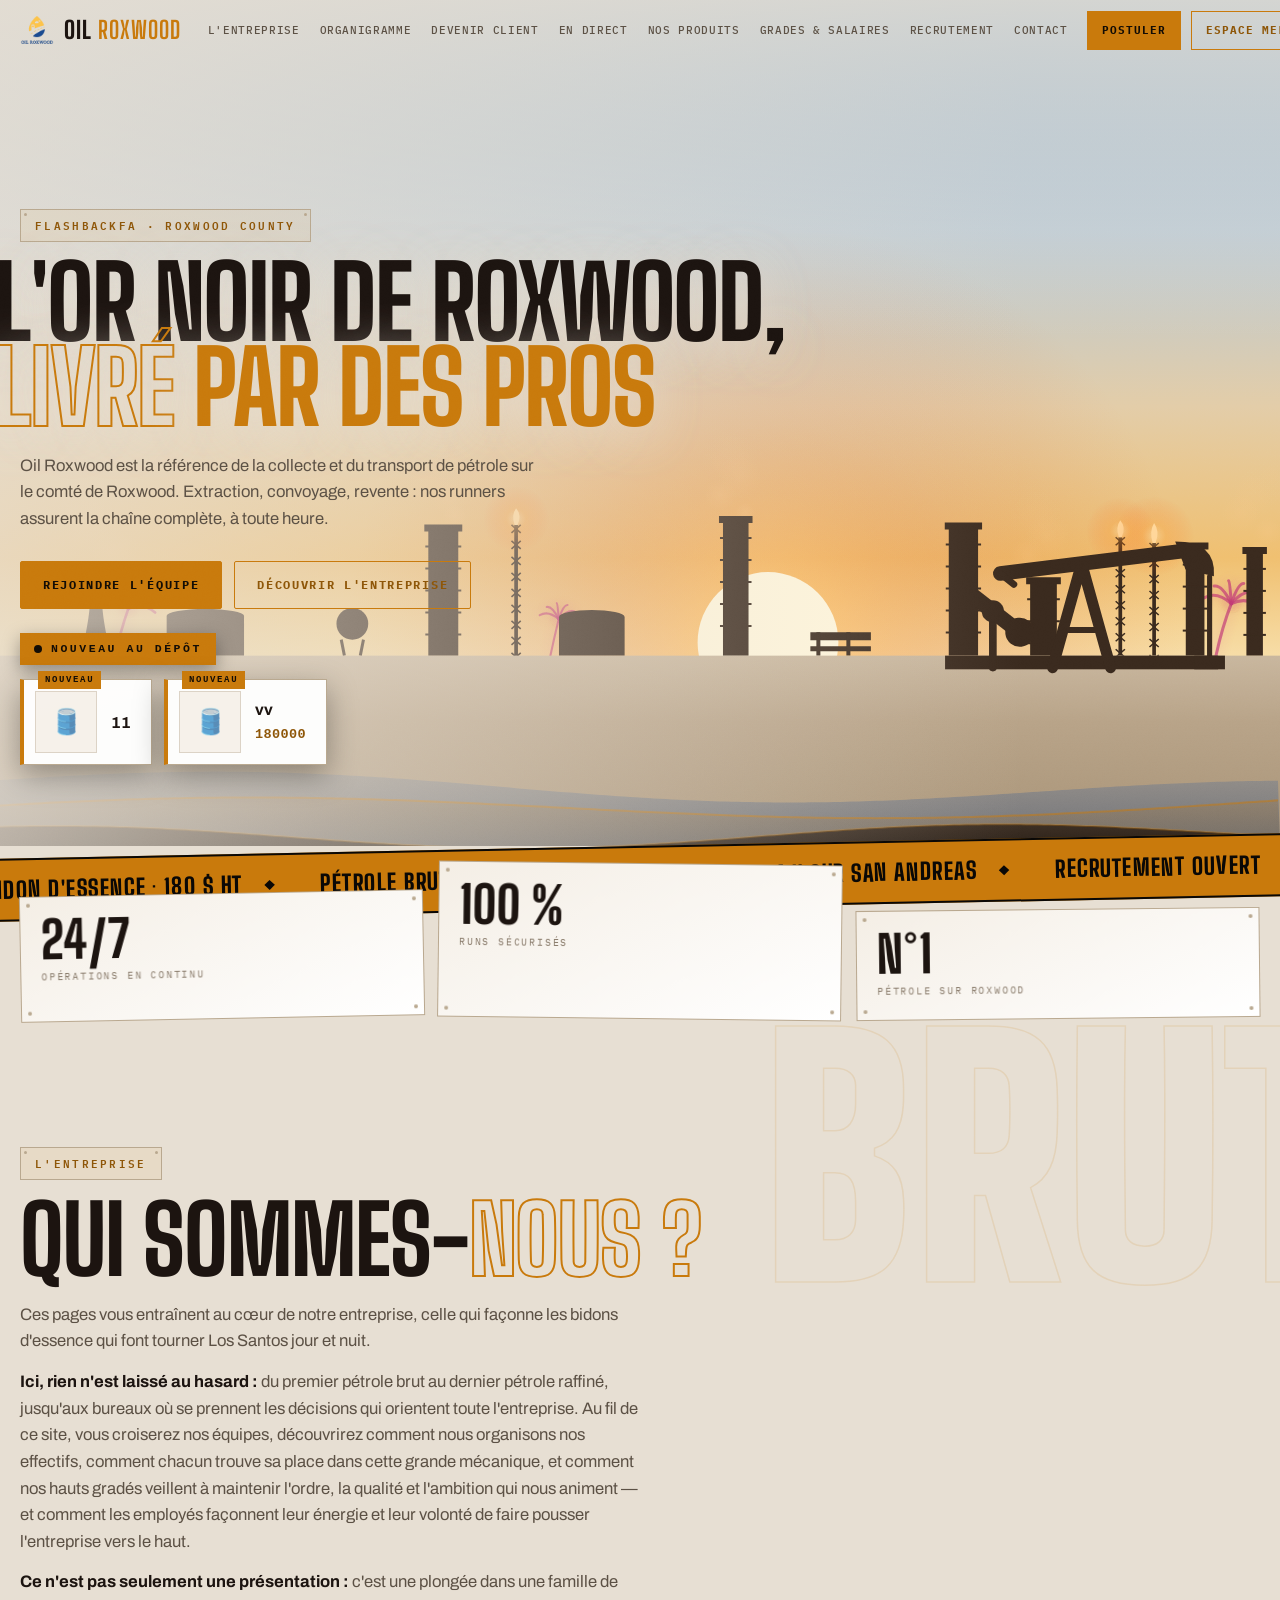
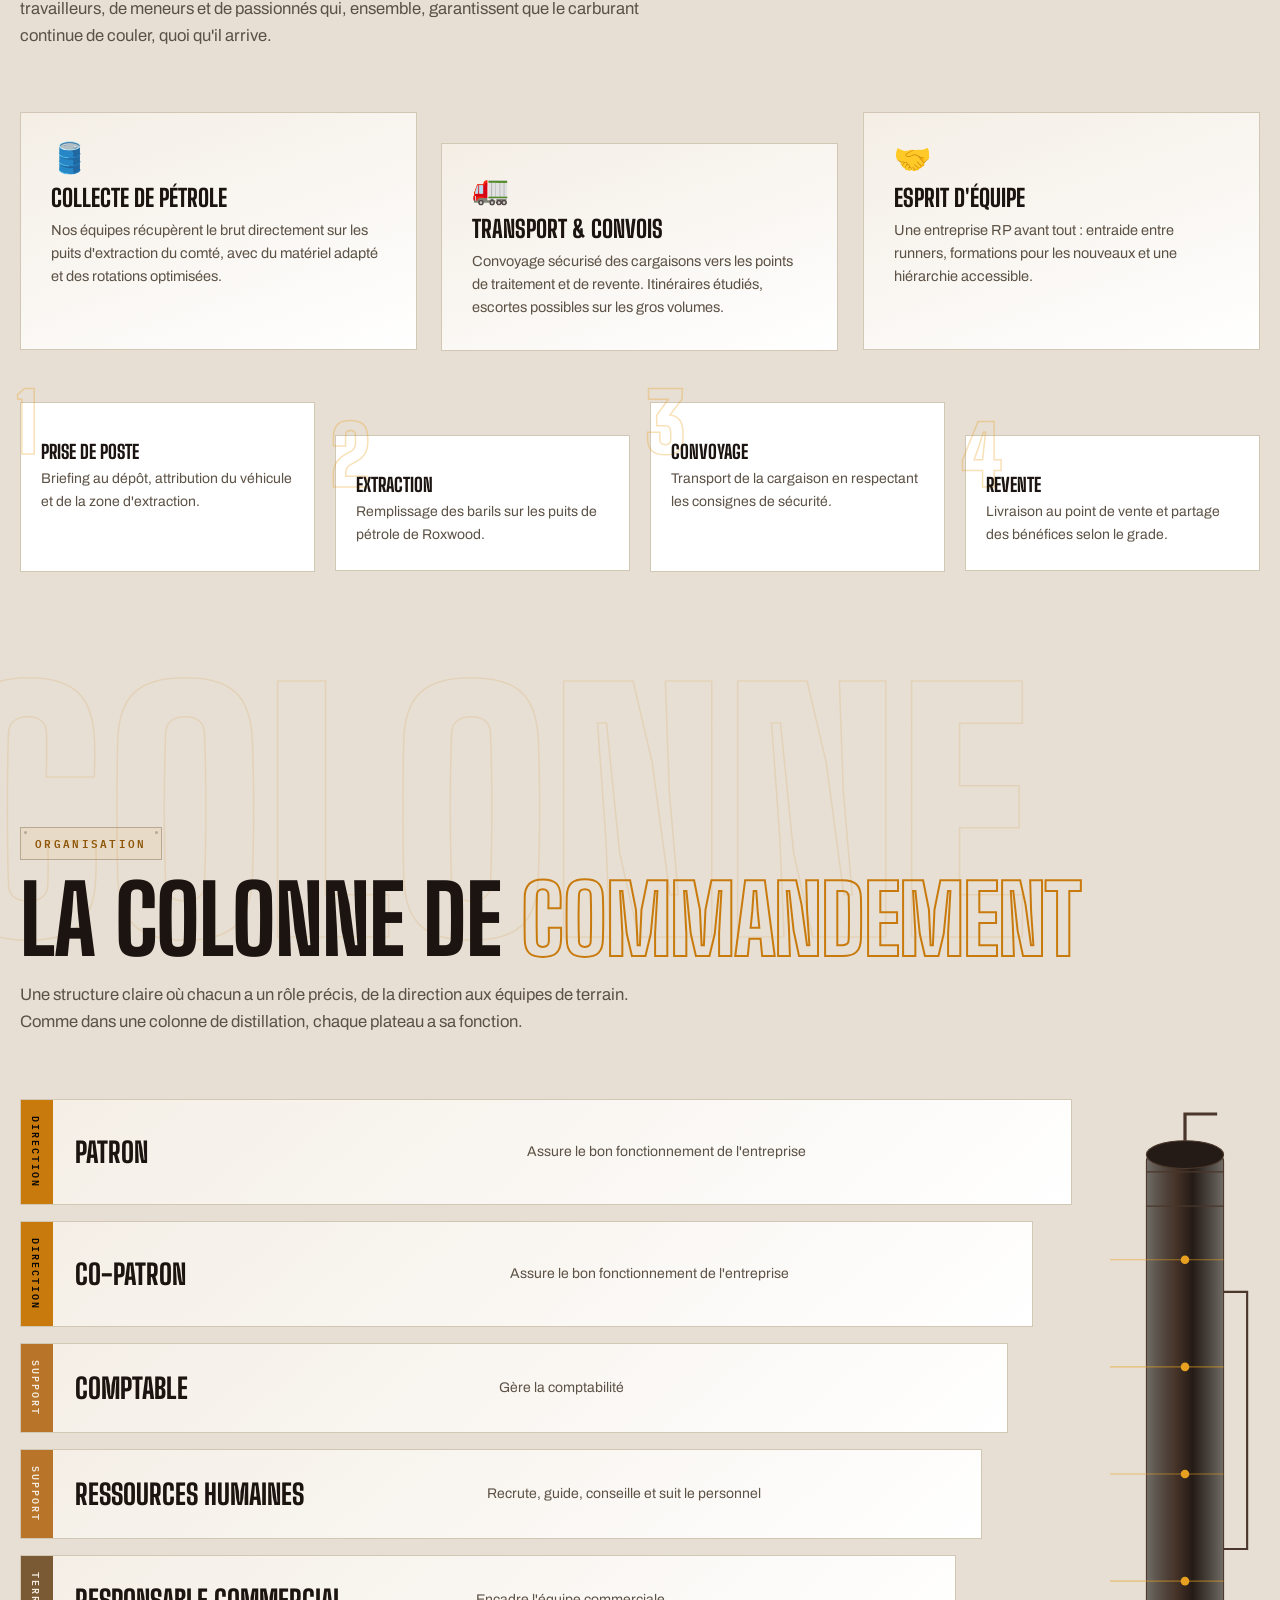
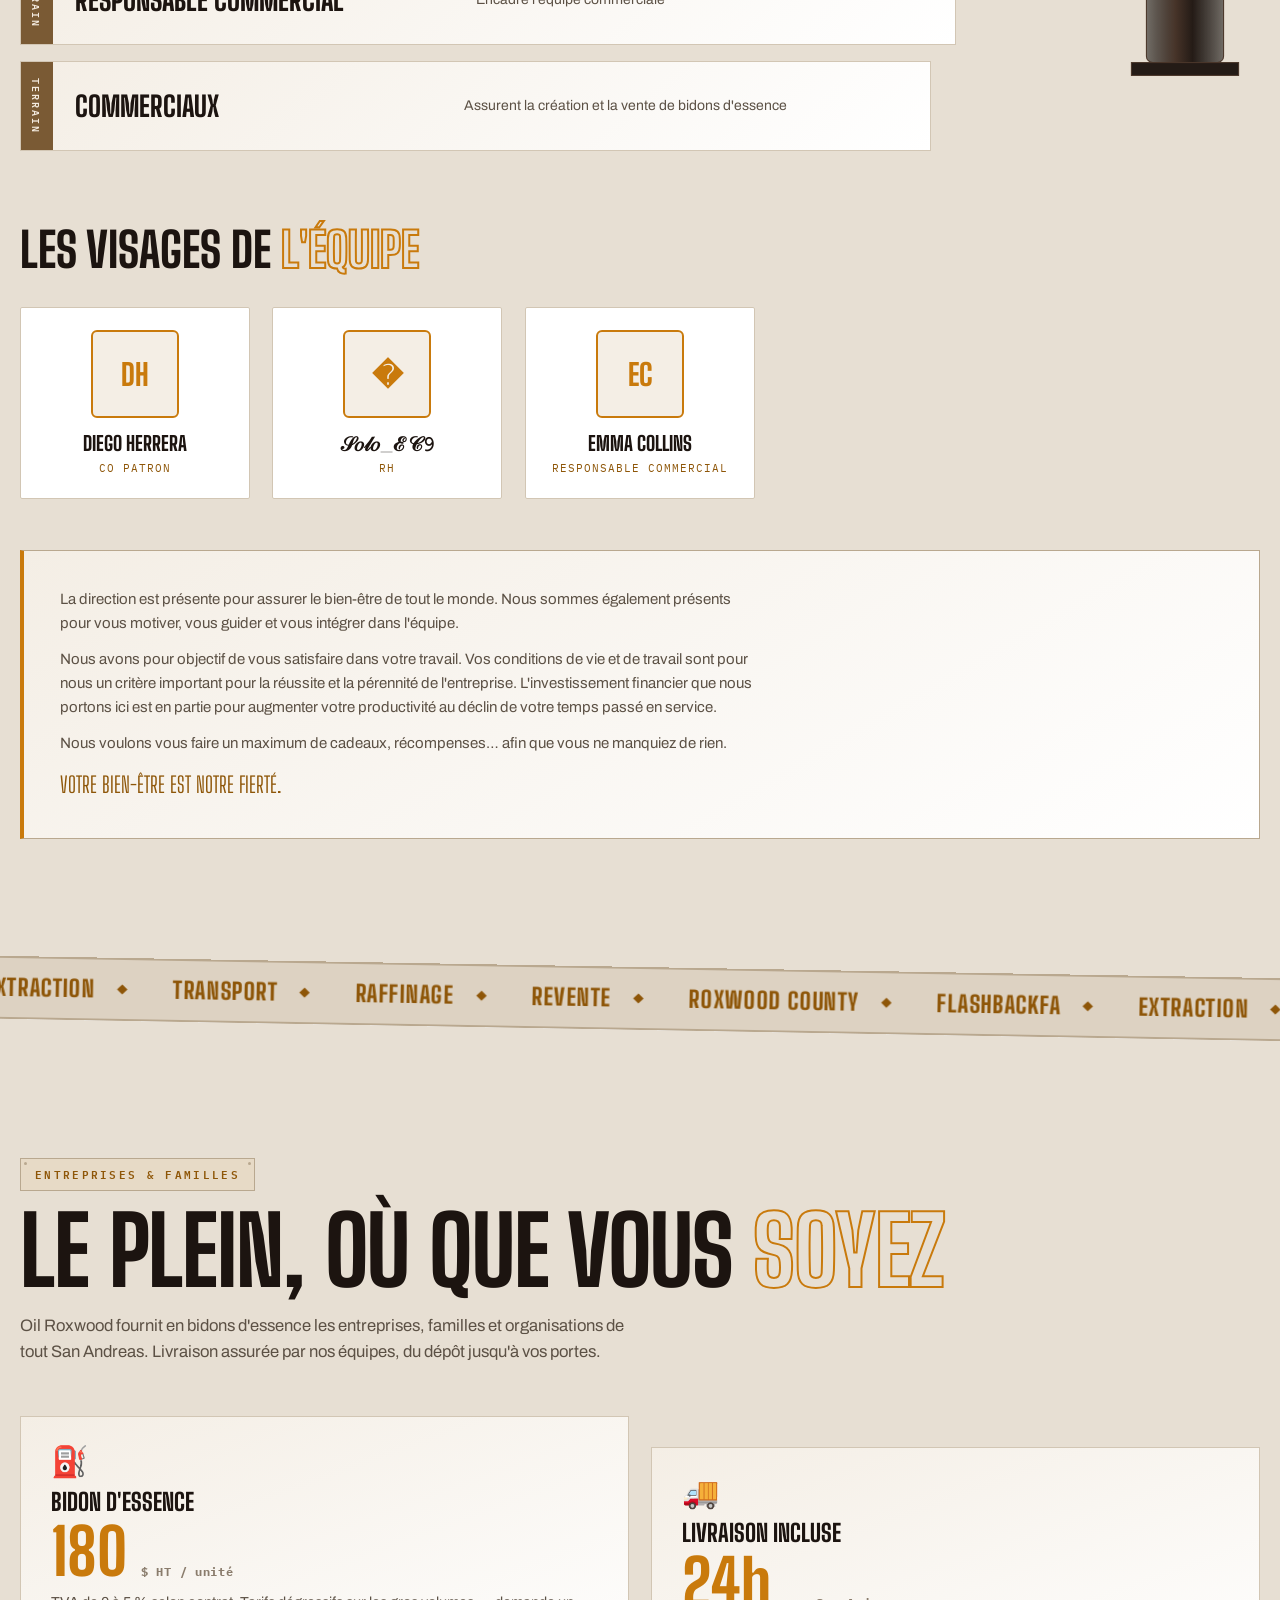
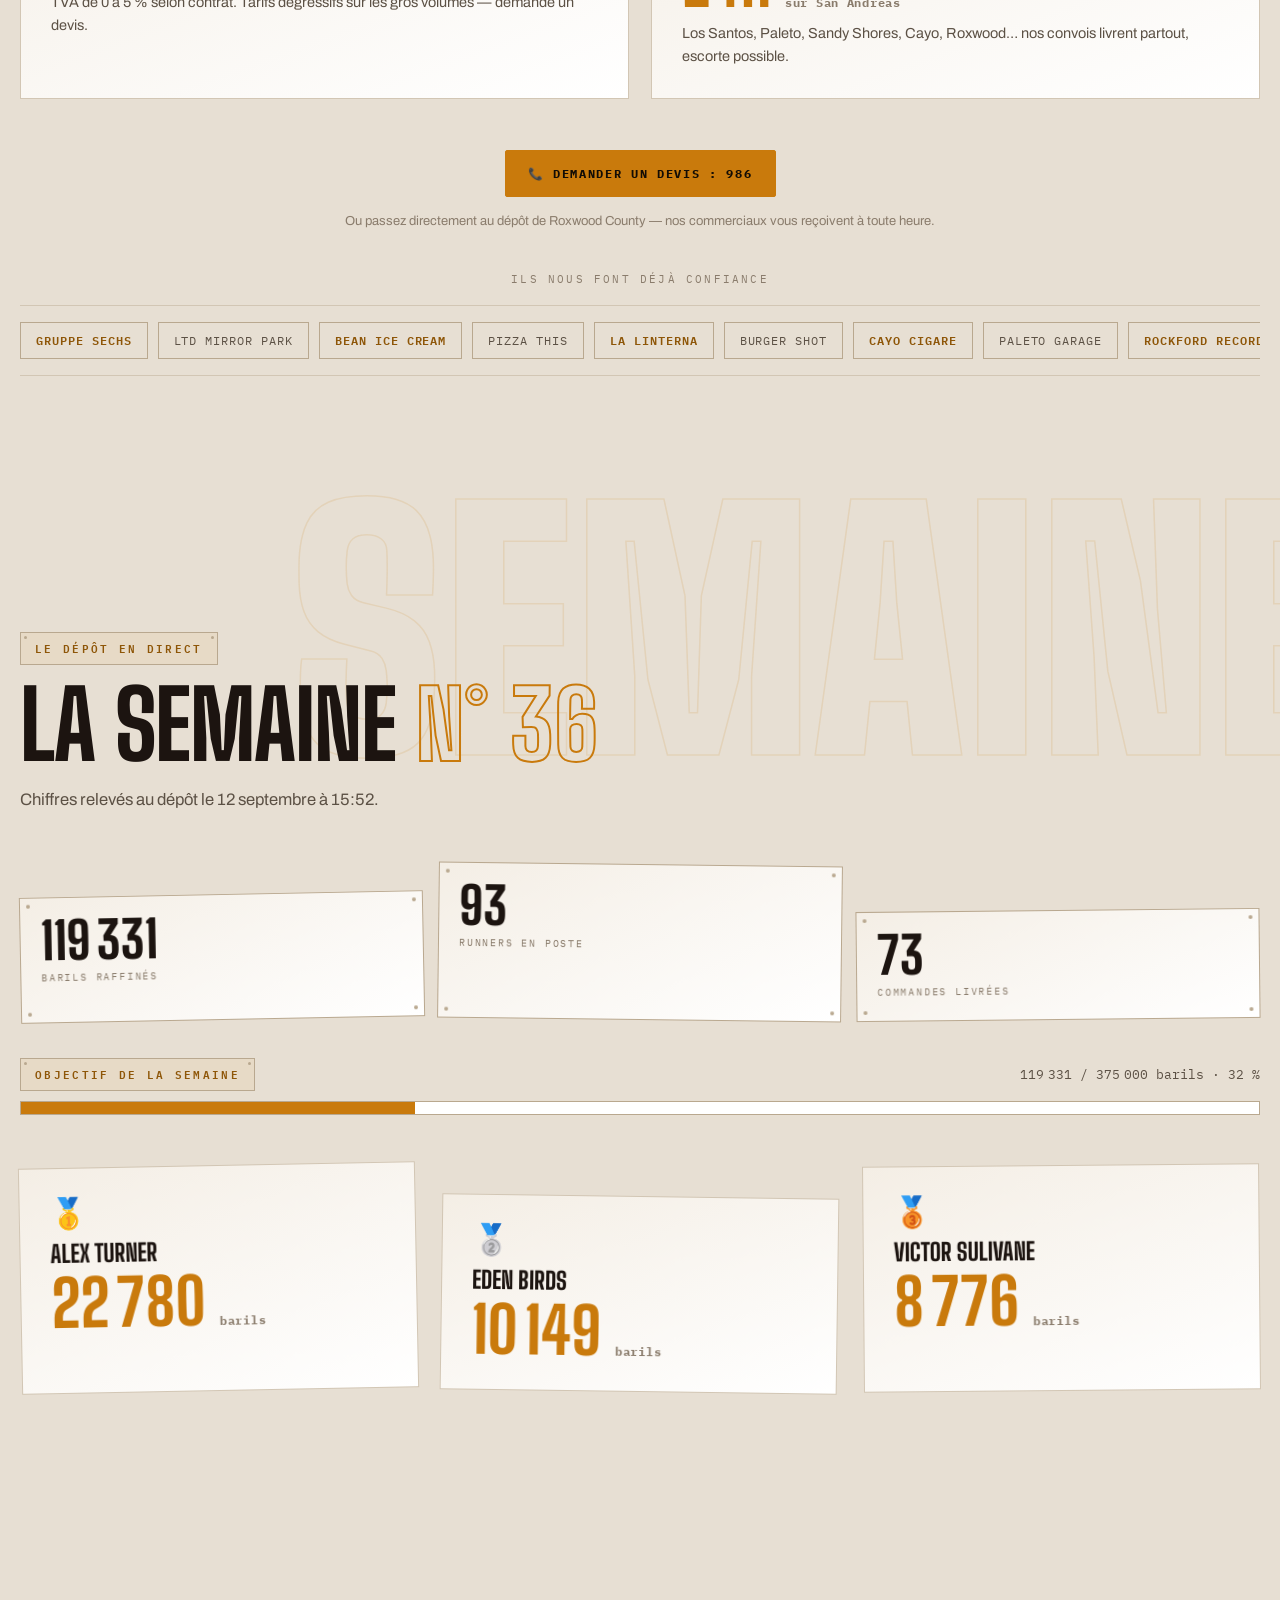
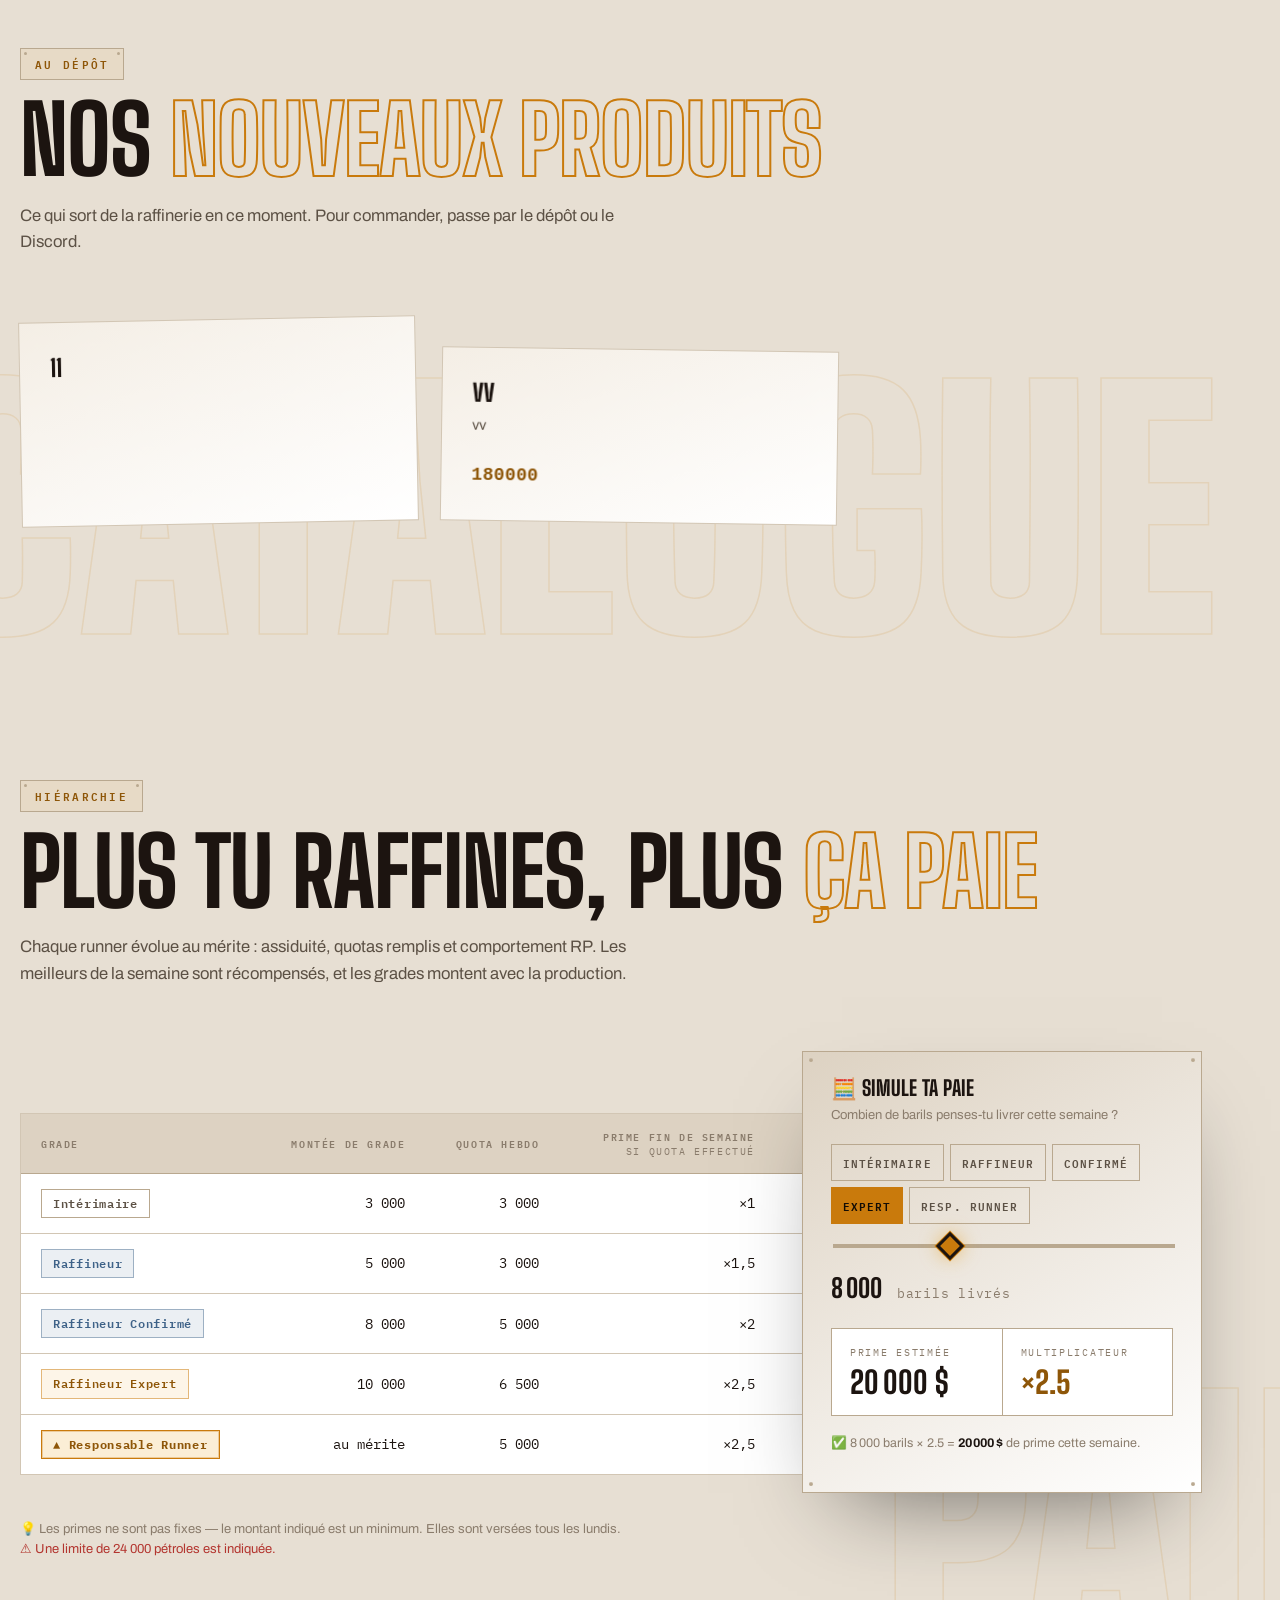
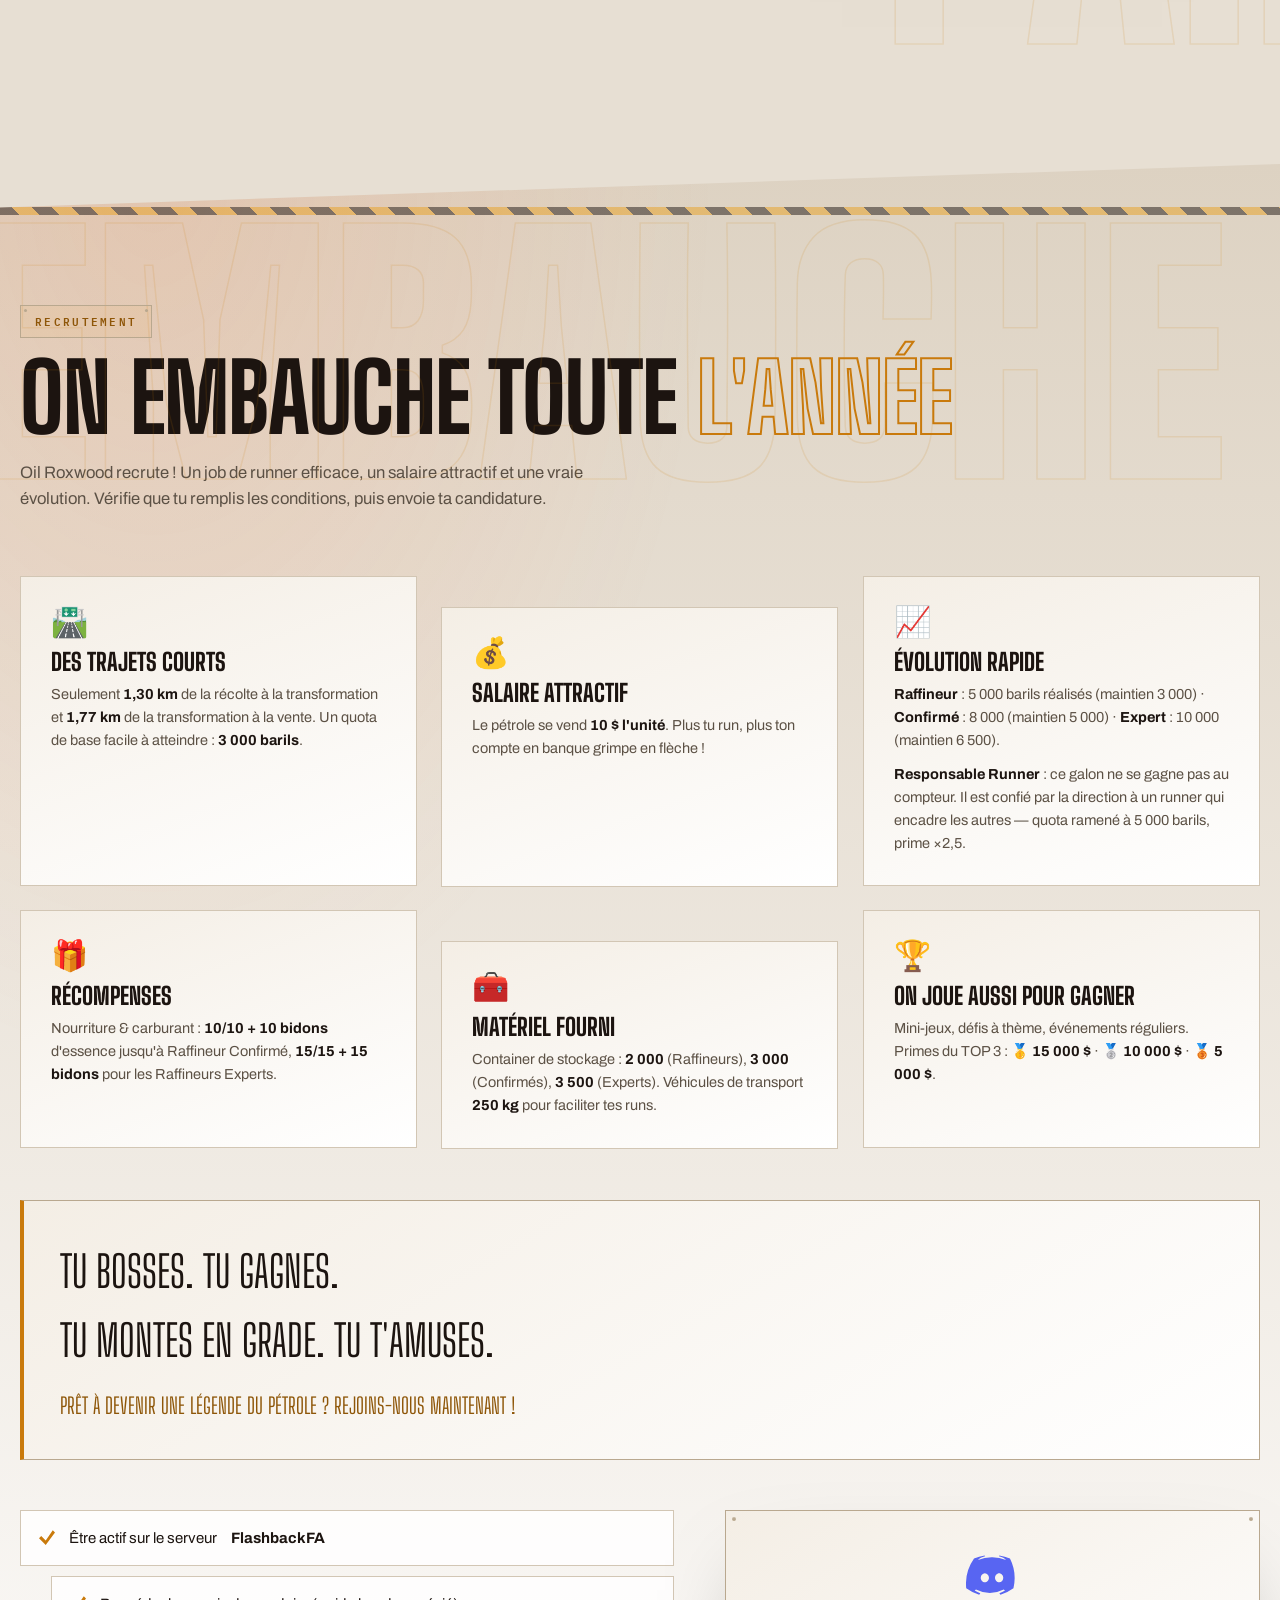
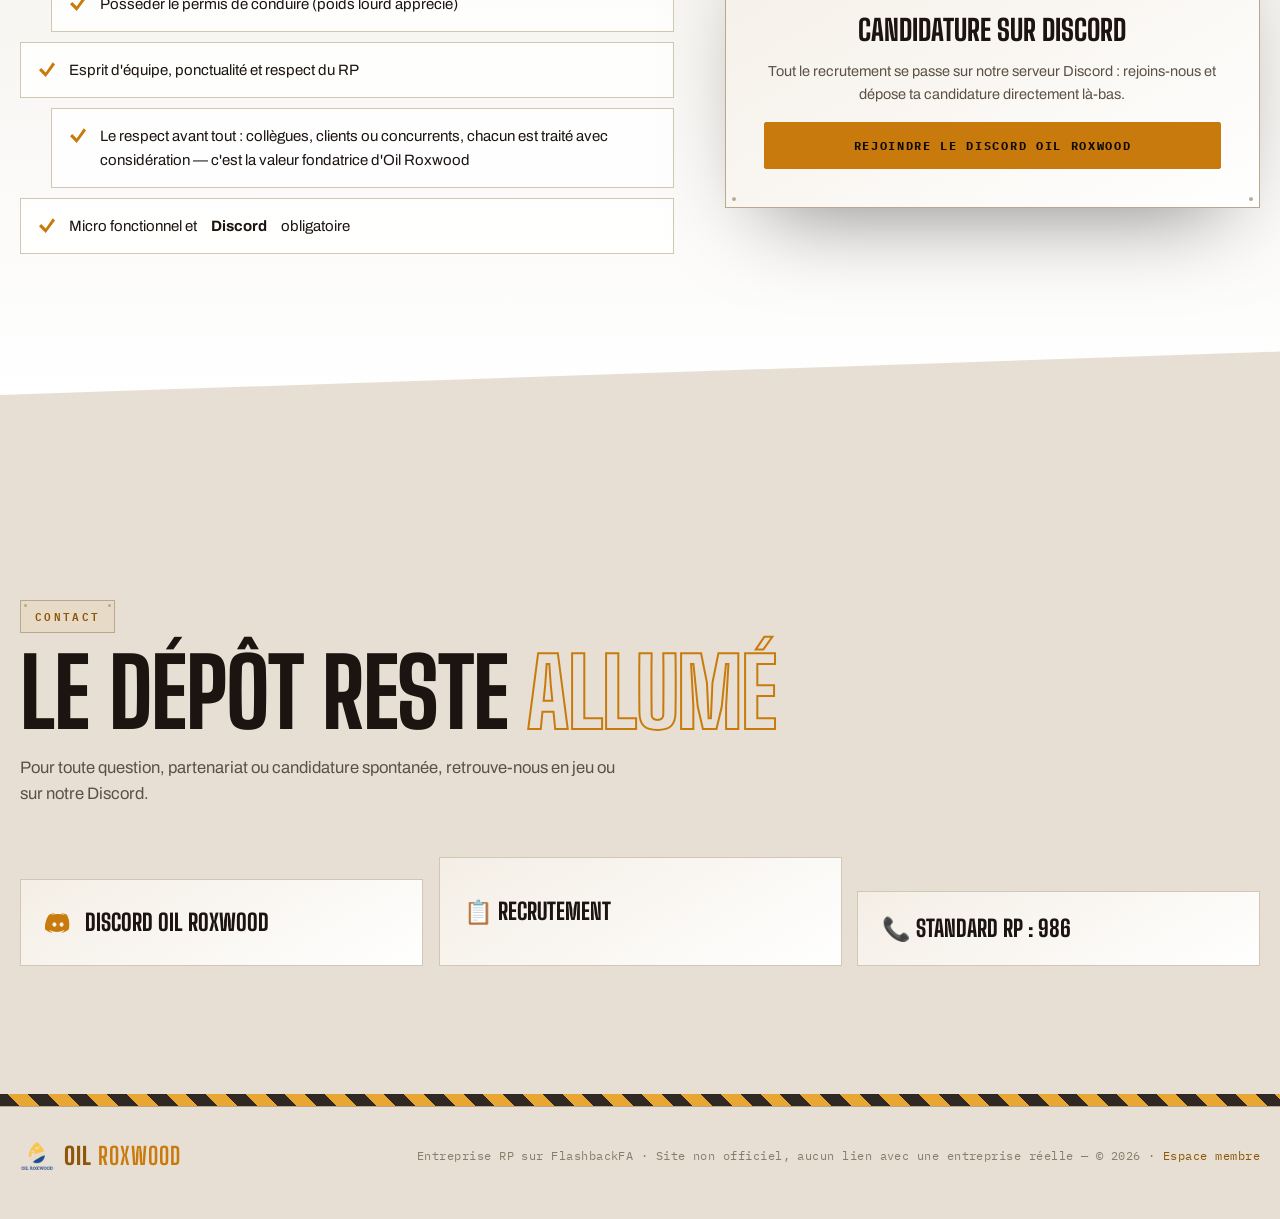
<file: index.html>
<!DOCTYPE html>
<html lang="fr">
<head>
<meta charset="UTF-8">
<meta name="viewport" content="width=device-width, initial-scale=1.0">
<title>Oil Roxwood — Compagnie Pétrolière | FlashbackFA</title>
<meta name="description" content="Oil Roxwood, entreprise de collecte et transport de pétrole sur Roxwood County — Serveur FlashbackFA.">
<!-- ═══════════════════════════════════════════════════════════════
     APERÇU RICHE (Discord, réseaux sociaux)
     ⚠️ Les robots des réseaux n'exécutent pas de JavaScript : ces
     adresses doivent être absolues, contrairement au reste du site
     qui est en chemins relatifs. Si tu renommes le dépôt GitHub ou
     changes de compte propriétaire, remplace-les par la nouvelle
     adresse de GitHub Pages — CE BLOC ET LE JSON-LD PLUS BAS
     (balise <script type="application/ld+json">, champs "url" et
     "logo") sont les deux seuls endroits concernés. Une correction
     de septembre 2026 a raté le second parce que ce commentaire ne
     le mentionnait pas.
     ═══════════════════════════════════════════════════════════════ -->
<meta property="og:type" content="website">
<meta property="og:site_name" content="Oil Roxwood">
<meta property="og:title" content="⛽ OIL ROXWOOD — Compagnie Pétrolière">
<meta property="og:description" content="Collecte & transport de pétrole sur Roxwood County 🛢️ Recrutement ouvert · Devis au 986 · Simulateur de paie en ligne — Serveur FlashbackFA">
<meta property="og:url"   content="https://Shop-Entreprise-FBFA.github.io/Oil-Roxwood/">
<meta property="og:image" content="https://Shop-Entreprise-FBFA.github.io/Oil-Roxwood/assets/banner-og-v3.jpg">
<meta property="og:image:width" content="1200">
<meta property="og:image:height" content="630">
<meta name="twitter:card" content="summary_large_image">
<meta name="theme-color" content="#e8a020">
<link rel="canonical" href="https://Shop-Entreprise-FBFA.github.io/Oil-Roxwood/">
<link rel="icon" type="image/png" href="assets/favicon.png">
<link rel="apple-touch-icon" href="assets/apple-touch-icon.png">
<link rel="manifest" href="manifest.webmanifest">
<meta name="mobile-web-app-capable" content="yes">
<meta name="apple-mobile-web-app-capable" content="yes">
<meta name="apple-mobile-web-app-status-bar-style" content="black-translucent">
<meta name="apple-mobile-web-app-title" content="Oil Roxwood">
<script>
/* applique le thème avant le rendu pour éviter le flash */
(function(){
  const s=localStorage.getItem('orx_theme');
  if(s==='dark'||(!s&&matchMedia('(prefers-color-scheme: dark)').matches))
    document.documentElement.classList.add('dark');
})();
</script>
<link rel="preconnect" href="https://fonts.googleapis.com">
<link rel="preconnect" href="https://fonts.gstatic.com" crossorigin>
<!-- Les polices ne bloquent plus l'affichage. Elles arrivaient en feuille de
     style classique : le navigateur attendait Google avant de peindre quoi que
     ce soit — une page blanche de plusieurs centaines de millisecondes en 4G,
     et une page blanche TOUT COURT si Google est injoignable. On les charge
     maintenant de côté ; les piles de repli de roxwood-core.css (Oswald,
     Arial Narrow, Impact…) tiennent l'affiche en attendant, et display=swap
     fait la bascule sans à-coup. -->
<link rel="preload" as="style" href="https://fonts.googleapis.com/css2?family=Big+Shoulders+Display:wght@600;700;800;900&family=Archivo:wght@400;500;600;700&family=IBM+Plex+Mono:wght@400;500;600;700&display=swap">
<link rel="stylesheet" href="https://fonts.googleapis.com/css2?family=Big+Shoulders+Display:wght@600;700;800;900&family=Archivo:wght@400;500;600;700&family=IBM+Plex+Mono:wght@400;500;600;700&display=swap" media="print" onload="this.media='all';this.onload=null">
<noscript><link rel="stylesheet" href="https://fonts.googleapis.com/css2?family=Big+Shoulders+Display:wght@600;700;800;900&family=Archivo:wght@400;500;600;700&family=IBM+Plex+Mono:wght@400;500;600;700&display=swap"></noscript>
<link rel="stylesheet" href="assets/roxwood-core.css">
<link rel="stylesheet" href="assets/roxwood-site.css">
<script type="application/ld+json">
{"@context":"https://schema.org","@type":"Organization",
 "name":"Oil Roxwood",
 "url":"https://Shop-Entreprise-FBFA.github.io/Oil-Roxwood/",
 "logo":"https://Shop-Entreprise-FBFA.github.io/Oil-Roxwood/assets/logo.png",
 "description":"Collecte, transport et revente de pétrole sur Roxwood County — serveur RP FlashbackFA.",
 "areaServed":"Roxwood County",
 "sameAs":["https://discord.com/invite/99AuEX3Kpz"],
 "contactPoint":{"@type":"ContactPoint","telephone":"986","contactType":"Commandes","areaServed":"Roxwood County"}}
</script>
</head>
<body>
<a class="evitement" href="#accueil">Aller au contenu</a>

<div id="pipeline"></div>
<span class="cartouche" aria-hidden="true">Oil Roxwood · Roxwood County · Est. 2026</span>

<nav class="barre">
  <a class="logo" href="#accueil">
    <img src="assets/logo.png" alt="Logo Oil Roxwood" width="34" height="34" decoding="async" fetchpriority="high">
    <span>OIL <b>ROXWOOD</b></span>
  </a>
  <button class="burger" aria-expanded="false" aria-label="Ouvrir le menu">☰</button>
  <div class="nav-links">
    <a href="#presentation">L'entreprise</a>
    <a href="#organigramme">Organigramme</a>
    <a href="#devenir-client">Devenir client</a>
    <a href="#direct" id="navDirect" hidden>En direct</a>
    <a href="#produits" id="navProduits" hidden>Nos produits</a>
    <a href="#grades">Grades &amp; Salaires</a>
    <a href="#recrutement">Recrutement</a>
    <a href="#contact">Contact</a>
    <a href="#recrutement" class="nav-cta">Postuler</a>
    <a href="admin.html" class="nav-membre">Espace membre</a>
    <button class="theme-btn" id="themeBtn" onclick="toggleTheme()" title="Mode clair / sombre" aria-label="Changer de thème">🌙</button>
  </div>
</nav>

<!-- ================= HERO ================= -->
<header id="accueil">
  <canvas id="heroCanvas" aria-hidden="true"></canvas>
  <div class="wrap hero-grid">
    <span class="tag kicker">FlashbackFA · Roxwood County</span>
    <h1>L'or noir de Roxwood,<br><span class="creux">livré</span> <em>par des pros</em></h1>
    <p class="hero-sub">
      Oil Roxwood est la référence de la collecte et du transport de pétrole sur le comté
      de Roxwood. Extraction, convoyage, revente : nos runners assurent la chaîne complète,
      à toute heure.
    </p>
    <div class="hero-cta">
      <a href="#recrutement" class="btn" style="background:var(--ambre);color:#120C05"><span>Rejoindre l'équipe</span></a>
      <a href="#presentation" class="btn"><span>Découvrir l'entreprise</span></a>
    </div>

    <!-- Les nouveautés, dès l'accueil. Remplies depuis data/stats-public.json ;
         tant qu'aucun produit n'est en ligne, le bandeau n'existe pas — un
         encart vide sous le titre ferait plus de mal que pas d'encart. -->
    <div class="hero-neuf" id="heroNeuf" hidden>
      <span class="hero-neuf-tag">Nouveau au dépôt</span>
      <div class="hero-neuf-liste" id="heroNeufListe"></div>
    </div>
  </div>
</header>

<!-- ruban défilant -->
<div class="ruban pleine" aria-hidden="true"><div class="defile" id="ruban1"></div></div>

<div class="wrap dessus">
  <div class="hero-stats">
    <div><strong>24/7</strong><span>Opérations en continu</span></div>
    <div><strong>100 %</strong><span>Runs sécurisés</span></div>
    <div><strong>N°1</strong><span>Pétrole sur Roxwood</span></div>
  </div>
</div>

<!-- ================= PRÉSENTATION ================= -->
<section id="presentation">
  <span class="geant" style="top:2vw;right:-6vw" aria-hidden="true">BRUT</span>
  <div class="wrap">
    <span class="tag sec-kicker rev">L'entreprise</span>
    <h2 class="rev">Qui sommes-<span class="creux">nous ?</span></h2>
    <div class="rev">
      <p class="sec-intro">
        Ces pages vous entraînent au cœur de notre entreprise, celle qui façonne les bidons
        d'essence qui font tourner Los Santos jour et nuit.
      </p>
      <p class="sec-intro">
        <strong>Ici, rien n'est laissé au hasard :</strong> du premier pétrole brut au dernier
        pétrole raffiné, jusqu'aux bureaux où se prennent les décisions qui orientent toute
        l'entreprise. Au fil de ce site, vous croiserez nos équipes, découvrirez comment nous
        organisons nos effectifs, comment chacun trouve sa place dans cette grande mécanique,
        et comment nos hauts gradés veillent à maintenir l'ordre, la qualité et l'ambition qui
        nous animent — et comment les employés façonnent leur énergie et leur volonté de faire
        pousser l'entreprise vers le haut.
      </p>
      <p class="sec-intro">
        <strong>Ce n'est pas seulement une présentation :</strong> c'est une plongée dans une
        famille de travailleurs, de meneurs et de passionnés qui, ensemble, garantissent que
        le carburant continue de couler, quoi qu'il arrive.
      </p>
    </div>

    <div class="cards">
      <div class="card rev">
        <div class="ico">🛢️</div>
        <h3>Collecte de pétrole</h3>
        <p>Nos équipes récupèrent le brut directement sur les puits d'extraction du comté, avec du matériel adapté et des rotations optimisées.</p>
      </div>
      <div class="card rev">
        <div class="ico">🚛</div>
        <h3>Transport &amp; convois</h3>
        <p>Convoyage sécurisé des cargaisons vers les points de traitement et de revente. Itinéraires étudiés, escortes possibles sur les gros volumes.</p>
      </div>
      <div class="card rev">
        <div class="ico">🤝</div>
        <h3>Esprit d'équipe</h3>
        <p>Une entreprise RP avant tout : entraide entre runners, formations pour les nouveaux et une hiérarchie accessible.</p>
      </div>
    </div>

    <div class="steps">
      <div class="step rev"><span class="num" aria-hidden="true">1</span><h4>Prise de poste</h4><p>Briefing au dépôt, attribution du véhicule et de la zone d'extraction.</p></div>
      <div class="step rev"><span class="num" aria-hidden="true">2</span><h4>Extraction</h4><p>Remplissage des barils sur les puits de pétrole de Roxwood.</p></div>
      <div class="step rev"><span class="num" aria-hidden="true">3</span><h4>Convoyage</h4><p>Transport de la cargaison en respectant les consignes de sécurité.</p></div>
      <div class="step rev"><span class="num" aria-hidden="true">4</span><h4>Revente</h4><p>Livraison au point de vente et partage des bénéfices selon le grade.</p></div>
    </div>
  </div>
</section>

<!-- ================= ORGANIGRAMME ================= -->
<section id="organigramme">
  <span class="geant" style="top:0;left:-4vw" aria-hidden="true">COLONNE</span>
  <div class="wrap">
    <span class="tag sec-kicker rev">Organisation</span>
    <h2 class="rev">La colonne de <span class="creux">commandement</span></h2>
    <p class="sec-intro rev">
      Une structure claire où chacun a un rôle précis, de la direction aux équipes de terrain.
      Comme dans une colonne de distillation, chaque plateau a sa fonction.
    </p>

    <div class="org">
      <div>
        <div class="org-level">
          <div class="org-card rev"><div class="rang">Direction</div><div class="corps"><h4>Patron</h4><p>Assure le bon fonctionnement de l'entreprise</p></div></div>
          <div class="org-card rev"><div class="rang">Direction</div><div class="corps"><h4>Co-Patron</h4><p>Assure le bon fonctionnement de l'entreprise</p></div></div>
        </div>
        <div class="org-level" style="margin-top:16px">
          <div class="org-card rev"><div class="rang">Support</div><div class="corps"><h4>Comptable</h4><p>Gère la comptabilité</p></div></div>
          <div class="org-card rev"><div class="rang">Support</div><div class="corps"><h4>Ressources Humaines</h4><p>Recrute, guide, conseille et suit le personnel</p></div></div>
        </div>
        <div class="org-level" style="margin-top:16px">
          <div class="org-card rev"><div class="rang">Terrain</div><div class="corps"><h4>Responsable commercial</h4><p>Encadre l'équipe commerciale</p></div></div>
          <div class="org-card rev"><div class="rang">Terrain</div><div class="corps"><h4>Commerciaux</h4><p>Assurent la création et la vente de bidons d'essence</p></div></div>
        </div>
      </div>

      <div class="org-fig" aria-hidden="true">
        <svg viewBox="0 0 140 560" fill="none">
          <defs>
            <linearGradient id="col" x1="0" y1="0" x2="1" y2="0">
              <stop offset="0" stop-color="#12100E" stop-opacity=".55"/><stop offset=".38" stop-color="#463328"/>
              <stop offset=".6" stop-color="#241B16"/><stop offset="1" stop-color="#100D0B" stop-opacity=".55"/>
            </linearGradient>
          </defs>
          <rect x="34" y="52" width="72" height="474" rx="6" fill="url(#col)" stroke="#4A362A"/>
          <ellipse cx="70" cy="52" rx="36" ry="13" fill="#241B16" stroke="#4A362A"/>
          <path d="M70 39V14h30" stroke="#4A362A" stroke-width="3"/>
          <path d="M34 68h72M34 100h72" stroke="#4A362A"/>
          <g stroke="#E8A020" opacity=".55"><path d="M0 150h106M0 250h106M0 350h106M0 450h106"/></g>
          <g fill="#E8A020"><circle cx="70" cy="150" r="4"/><circle cx="70" cy="250" r="4"/><circle cx="70" cy="350" r="4"/><circle cx="70" cy="450" r="4"/></g>
          <path d="M106 180h22v240h-22" stroke="#4A362A" stroke-width="2"/>
          <rect x="20" y="526" width="100" height="12" fill="#241B16" stroke="#4A362A"/>
        </svg>
      </div>
    </div>

    <!-- L'équipe : rempli depuis data/stats-public.json, uniquement avec les
         personnes qui ont coché la case dans « Mon profil ». Reste caché sinon. -->
    <div id="equipe" hidden>
      <h3 class="equipe-titre rev">Les visages de <span class="creux">l'équipe</span></h3>
      <div class="equipe-grille" id="equipeGrille"></div>
    </div>

    <div class="org-quote rev">
      <p>La direction est présente pour assurer le bien-être de tout le monde. Nous sommes également présents pour vous motiver, vous guider et vous intégrer dans l'équipe.</p>
      <p>Nous avons pour objectif de vous satisfaire dans votre travail. Vos conditions de vie et de travail sont pour nous un critère important pour la réussite et la pérennité de l'entreprise. L'investissement financier que nous portons ici est en partie pour augmenter votre productivité au déclin de votre temps passé en service.</p>
      <p>Nous voulons vous faire un maximum de cadeaux, récompenses… afin que vous ne manquiez de rien.</p>
      <p>Votre bien-être est notre fierté.</p>
    </div>
  </div>
</section>

<!-- ruban inverse -->
<div class="ruban inverse pleine" aria-hidden="true"><div class="defile" id="ruban2"></div></div>

<!-- ================= DEVENIR CLIENT ================= -->
<section id="devenir-client">
  <div class="wrap">
    <span class="tag sec-kicker rev">Entreprises &amp; familles</span>
    <h2 class="rev">Le plein, où que vous <span class="creux">soyez</span></h2>
    <p class="sec-intro rev">
      Oil Roxwood fournit en bidons d'essence les entreprises, familles et organisations
      de tout San Andreas. Livraison assurée par nos équipes, du dépôt jusqu'à vos portes.
    </p>

    <div class="offre">
      <div class="card rev">
        <div class="ico">⛽</div>
        <h3>Bidon d'essence</h3>
        <b class="prix">180 <span>$ HT / unité</span></b>
        <p>TVA de 0 à 5 % selon contrat. Tarifs dégressifs sur les gros volumes — demande un devis.</p>
      </div>
      <div class="card rev">
        <div class="ico">🚚</div>
        <h3>Livraison incluse</h3>
        <b class="prix">24h <span>sur San Andreas</span></b>
        <p>Los Santos, Paleto, Sandy Shores, Cayo, Roxwood… nos convois livrent partout, escorte possible.</p>
      </div>
    </div>

    <div class="devis rev">
      <a href="#contact" class="btn" style="background:var(--ambre);color:#120C05"><span>📞 Demander un devis : 986</span></a>
      <p class="note" style="margin-top:14px">Ou passez directement au dépôt de Roxwood County — nos commerciaux vous reçoivent à toute heure.</p>
    </div>

    <p class="confiance">Ils nous font déjà confiance</p>
    <div class="marquee">
      <div class="marquee-track" id="cliTrack">
        <span class="cli-chip"><b>Gruppe Sechs</b></span>
        <span class="cli-chip">LTD Mirror Park</span>
        <span class="cli-chip"><b>Bean Ice Cream</b></span>
        <span class="cli-chip">Pizza This</span>
        <span class="cli-chip"><b>La Linterna</b></span>
        <span class="cli-chip">Burger Shot</span>
        <span class="cli-chip"><b>Cayo Cigare</b></span>
        <span class="cli-chip">Paleto Garage</span>
        <span class="cli-chip"><b>Rockford Records</b></span>
        <span class="cli-chip">Aqua Black</span>
        <span class="cli-chip"><b>Post OP</b></span>
        <span class="cli-chip">Atelier Komori</span>
        <span class="cli-chip"><b>Pacific Bluff</b></span>
        <span class="cli-chip">Mairie San Andreas</span>
        <span class="cli-chip"><b>Club 77</b></span>
        <span class="cli-chip">Casa Del Gusto</span>
      </div>
    </div>
  </div>
</section>

<!-- ================= LE DÉPÔT EN DIRECT ================= -->
<section id="direct" hidden>
  <span class="geant" style="top:1vw;right:-5vw" aria-hidden="true">SEMAINE</span>
  <div class="wrap">
    <span class="tag sec-kicker rev">Le dépôt en direct</span>
    <h2 class="rev">La semaine <span class="creux" id="dirSem">en cours</span></h2>
    <p class="sec-intro rev" id="dirMaj"></p>

    <div class="hero-stats" style="margin-top:clamp(30px,4vw,52px)">
      <div><strong id="dirBarils">—</strong><span>Barils raffinés</span></div>
      <div><strong id="dirEffectif">—</strong><span>Runners en poste</span></div>
      <div><strong id="dirClients">—</strong><span>Commandes livrées</span></div>
    </div>

    <div id="dirObjWrap" class="rev" style="margin-top:clamp(26px,3vw,40px)" hidden>
      <div style="display:flex;justify-content:space-between;align-items:baseline;gap:14px;margin-bottom:10px">
        <span class="tag">Objectif de la semaine</span>
        <span class="mono" id="dirObjTxt" style="color:var(--fumee);font-size:13px"></span>
      </div>
      <div style="height:14px;background:var(--plaque);border:1px solid var(--trait-fort);position:relative;overflow:hidden">
        <i id="dirObjBar" style="position:absolute;inset:0 100% 0 0;background:var(--ambre);transition:right 1.2s var(--ease)"></i>
      </div>
    </div>

    <div id="dirTop" class="cards" style="margin-top:clamp(30px,4vw,50px)" hidden></div>
  </div>
</section>

<!-- ================= NOUVEAUX PRODUITS =================
     Rempli depuis data/stats-public.json, publié par l'espace membre.
     Tant qu'aucun produit n'est en ligne, la section reste cachée : mieux
     vaut pas de rubrique qu'une rubrique vide. -->
<section id="produits" hidden>
  <span class="geant" style="bottom:2vw;left:-6vw" aria-hidden="true">CATALOGUE</span>
  <div class="wrap">
    <span class="tag sec-kicker rev">Au dépôt</span>
    <h2 class="rev">Nos <span class="creux">nouveaux produits</span></h2>
    <p class="sec-intro rev">Ce qui sort de la raffinerie en ce moment. Pour commander, passe par le dépôt ou le Discord.</p>
    <div id="prodGrille" class="cards"></div>
  </div>
</section>

<!-- ================= GRADES ================= -->
<section id="grades">
  <span class="geant" style="bottom:4vw;right:-8vw" aria-hidden="true">PAIE</span>
  <div class="wrap">
    <span class="tag sec-kicker rev">Hiérarchie</span>
    <h2 class="rev">Plus tu raffines, plus <span class="creux">ça paie</span></h2>
    <p class="sec-intro rev">
      Chaque runner évolue au mérite : assiduité, quotas remplis et comportement RP.
      Les meilleurs de la semaine sont récompensés, et les grades montent avec la production.
    </p>

    <div class="paye">
      <div class="table-card rev">
        <table>
          <thead>
            <tr>
              <th scope="col">Grade</th>
              <th scope="col">Montée de grade</th>
              <th scope="col">Quota hebdo</th>
              <th scope="col">Prime fin de semaine<small>si quota effectué</small></th>
            </tr>
          </thead>
          <tbody>
            <tr><td><span class="badge b-grey">Intérimaire</span></td><td>3 000</td><td>3 000</td><td>×1</td></tr>
            <tr><td><span class="badge b-blue">Raffineur</span></td><td>5 000</td><td>3 000</td><td>×1,5</td></tr>
            <tr><td><span class="badge b-blue">Raffineur Confirmé</span></td><td>8 000</td><td>5 000</td><td>×2</td></tr>
            <tr><td><span class="badge b-gold">Raffineur Expert</span></td><td>10 000</td><td>6 500</td><td>×2,5</td></tr>
            <tr><td><span class="badge b-galon">▲ Responsable Runner</span></td><td>au mérite</td><td>5 000</td><td>×2,5</td></tr>
          </tbody>
        </table>
      </div>

      <div class="simu rev">
        <h3>🧮 Simule ta paie</h3>
        <p class="simu-sub">Combien de barils penses-tu livrer cette semaine ?</p>
        <div class="simu-grades" id="simuGrades"></div>
        <input type="range" id="simuRange" min="0" max="24000" step="100" value="8000" aria-label="Barils livrés cette semaine">
        <div class="simu-baril"><b id="simuBarils">8 000</b> barils livrés</div>
        <div class="simu-out">
          <div class="simu-card"><span>Prime estimée</span><strong id="simuPrime">—</strong></div>
          <div class="simu-card simu-card-total"><span>Multiplicateur</span><strong id="simuMult">—</strong></div>
        </div>
        <p class="simu-note" id="simuNote"></p>
      </div>
    </div>

    <p class="note rev" style="margin-top:26px">💡 Les primes ne sont pas fixes — le montant indiqué est un minimum. Elles sont versées tous les lundis.</p>
    <p class="note rev" style="color:var(--red)">⚠️ Une limite de 24 000 pétroles est indiquée.</p>
  </div>
</section>

<!-- ================= RECRUTEMENT ================= -->
<section id="recrutement" class="bande pleine">
  <span class="geant" style="top:6vw;left:-3vw" aria-hidden="true">EMBAUCHE</span>
  <span class="tag sec-kicker rev">Recrutement</span>
  <h2 class="rev">On embauche toute <span class="creux">l'année</span></h2>
  <p class="sec-intro rev">
    Oil Roxwood recrute ! Un job de runner efficace, un salaire attractif et une
    vraie évolution. Vérifie que tu remplis les conditions, puis envoie ta candidature.
  </p>

  <div class="cards">
    <div class="card rev">
      <div class="ico">🛣️</div><h3>Des trajets courts</h3>
      <p>Seulement <strong>1,30 km</strong> de la récolte à la transformation et <strong>1,77 km</strong> de la transformation à la vente. Un quota de base facile à atteindre : <strong>3 000 barils</strong>.</p>
    </div>
    <div class="card rev">
      <div class="ico">💰</div><h3>Salaire attractif</h3>
      <p>Le pétrole se vend <strong>10 $ l'unité</strong>. Plus tu run, plus ton compte en banque grimpe en flèche !</p>
    </div>
    <div class="card rev">
      <div class="ico">📈</div><h3>Évolution rapide</h3>
      <p><strong>Raffineur</strong> : 5 000 barils réalisés (maintien 3 000) · <strong>Confirmé</strong> : 8 000 (maintien 5 000) · <strong>Expert</strong> : 10 000 (maintien 6 500).</p>
      <p><strong>Responsable Runner</strong> : ce galon ne se gagne pas au compteur. Il est confié par la direction à un runner qui encadre les autres — quota ramené à 5 000 barils, prime ×2,5.</p>
    </div>
    <div class="card rev">
      <div class="ico">🎁</div><h3>Récompenses</h3>
      <p>Nourriture &amp; carburant : <strong>10/10 + 10 bidons</strong> d'essence jusqu'à Raffineur Confirmé, <strong>15/15 + 15 bidons</strong> pour les Raffineurs Experts.</p>
    </div>
    <div class="card rev">
      <div class="ico">🧰</div><h3>Matériel fourni</h3>
      <p>Container de stockage : <strong>2 000</strong> (Raffineurs), <strong>3 000</strong> (Confirmés), <strong>3 500</strong> (Experts). Véhicules de transport <strong>250 kg</strong> pour faciliter tes runs.</p>
    </div>
    <div class="card rev">
      <div class="ico">🏆</div><h3>On joue aussi pour gagner</h3>
      <p>Mini-jeux, défis à thème, événements réguliers. Primes du TOP 3 : <strong>🥇 15 000 $</strong> · <strong>🥈 10 000 $</strong> · <strong>🥉 5 000 $</strong>.</p>
    </div>
  </div>

  <div class="org-quote rev" style="text-align:left">
    <p style="font-family:var(--f-display);font-size:clamp(26px,3.4vw,44px);text-transform:uppercase;color:var(--ink);max-width:none">Tu bosses. Tu gagnes.<br>Tu montes en grade. Tu t'amuses.</p>
    <p>Prêt à devenir une légende du pétrole ? Rejoins-nous maintenant !</p>
  </div>

  <div class="recruit-grid">
    <ul class="conditions">
      <li class="rev">Être actif sur le serveur <strong>FlashbackFA</strong></li>
      <li class="rev">Posséder le permis de conduire (poids lourd apprécié)</li>
      <li class="rev">Esprit d'équipe, ponctualité et respect du RP</li>
      <li class="rev">Le respect avant tout : collègues, clients ou concurrents, chacun est traité avec considération — c'est la valeur fondatrice d'Oil Roxwood</li>
      <li class="rev">Micro fonctionnel et <strong>Discord</strong> obligatoire</li>
    </ul>

    <div class="discord-card rev">
      <svg width="52" height="52" viewBox="0 0 24 24" fill="#5865F2" aria-hidden="true"><path d="M20.3 4.4A19.8 19.8 0 0 0 15.4 3l-.2.4c1.7.4 2.5 1 3.3 1.7A16.2 16.2 0 0 0 12 3.8a16.2 16.2 0 0 0-6.5 1.3c.8-.7 1.7-1.3 3.3-1.7L8.6 3a19.8 19.8 0 0 0-4.9 1.4A20.4 20.4 0 0 0 .1 18.1a19.9 19.9 0 0 0 6 3l.5-.7a12.6 12.6 0 0 1-2.6-1.3l.6-.4a14.2 14.2 0 0 0 12.8 0l.6.4c-.8.5-1.7 1-2.6 1.3l.5.7a19.9 19.9 0 0 0 6-3A20.4 20.4 0 0 0 20.3 4.4zM8.7 15.4c-1 0-1.9-1-1.9-2.1s.8-2.1 1.9-2.1 1.9 1 1.9 2.1-.9 2.1-1.9 2.1zm6.6 0c-1 0-1.9-1-1.9-2.1s.9-2.1 1.9-2.1 1.9 1 1.9 2.1-.8 2.1-1.9 2.1z"/></svg>
      <h3>Candidature sur Discord</h3>
      <p>Tout le recrutement se passe sur notre serveur Discord : rejoins-nous et dépose ta candidature directement là-bas.</p>
      <a href="https://discord.com/invite/99AuEX3Kpz" target="_blank" rel="noopener" class="btn" style="background:var(--ambre);color:#120C05;width:100%"><span>Rejoindre le Discord Oil Roxwood</span></a>
    </div>
  </div>
</section>

<!-- ================= CONTACT ================= -->
<section id="contact">
  <div class="wrap">
    <span class="tag sec-kicker rev">Contact</span>
    <h2 class="rev">Le dépôt reste <span class="creux">allumé</span></h2>
    <p class="sec-intro rev">Pour toute question, partenariat ou candidature spontanée, retrouve-nous en jeu ou sur notre Discord.</p>
    <div class="contact-links">
      <a class="contact-chip rev" href="https://discord.com/invite/99AuEX3Kpz" target="_blank" rel="noopener">
        <svg width="26" height="26" viewBox="0 0 24 24" fill="currentColor" aria-hidden="true"><path d="M20.3 4.4A19.8 19.8 0 0 0 15.4 3l-.2.4c1.7.4 2.5 1 3.3 1.7A16.2 16.2 0 0 0 12 3.8a16.2 16.2 0 0 0-6.5 1.3c.8-.7 1.7-1.3 3.3-1.7L8.6 3a19.8 19.8 0 0 0-4.9 1.4A20.4 20.4 0 0 0 .1 18.1a19.9 19.9 0 0 0 6 3l.5-.7a12.6 12.6 0 0 1-2.6-1.3l.6-.4a14.2 14.2 0 0 0 12.8 0l.6.4c-.8.5-1.7 1-2.6 1.3l.5.7a19.9 19.9 0 0 0 6-3A20.4 20.4 0 0 0 20.3 4.4zM8.7 15.4c-1 0-1.9-1-1.9-2.1s.8-2.1 1.9-2.1 1.9 1 1.9 2.1-.9 2.1-1.9 2.1zm6.6 0c-1 0-1.9-1-1.9-2.1s.9-2.1 1.9-2.1 1.9 1 1.9 2.1-.8 2.1-1.9 2.1z"/></svg>
        Discord Oil Roxwood
      </a>
      <a class="contact-chip rev" href="#recrutement">📋 Recrutement</a>
      <a class="contact-chip rev" href="#devenir-client">📞 Standard RP : 986</a>
    </div>
  </div>
</section>

<div class="hachures" aria-hidden="true"></div>
<footer>
  <div class="wrap pied">
    <a class="logo" href="#accueil">
      <img src="assets/logo.png" alt="" width="30" height="30" loading="lazy" decoding="async">
      <span>OIL <b>ROXWOOD</b></span>
    </a>
    <p>Entreprise RP sur FlashbackFA · Site non officiel, aucun lien avec une entreprise réelle — © 2026 · <a href="admin.html">Espace membre</a></p>
  </div>
</footer>

<script src="assets/roxwood-ui.js"></script>
<script>
  Roxwood.ruban(document.getElementById('ruban1'), [
    "Bidon d'essence · 180 $ HT","Pétrole brut · 10 $ / unité","Livraison 24 h sur San Andreas",
    "Recrutement ouvert","Devis au 986","4 grades · primes ×2.5",
    "Bidon d'essence · 180 $ HT","Pétrole brut · 10 $ / unité","Livraison 24 h sur San Andreas",
    "Recrutement ouvert","Devis au 986","4 grades · primes ×2.5"
  ]);
  Roxwood.ruban(document.getElementById('ruban2'), [
    "Extraction","Transport","Raffinage","Revente","Roxwood County","FlashbackFA",
    "Extraction","Transport","Raffinage","Revente","Roxwood County","FlashbackFA",
    "Extraction","Transport","Raffinage","Revente","Roxwood County","FlashbackFA"
  ]);
</script>
<script src="assets/roxwood-site.js"></script>
</body>
</html>
</file>
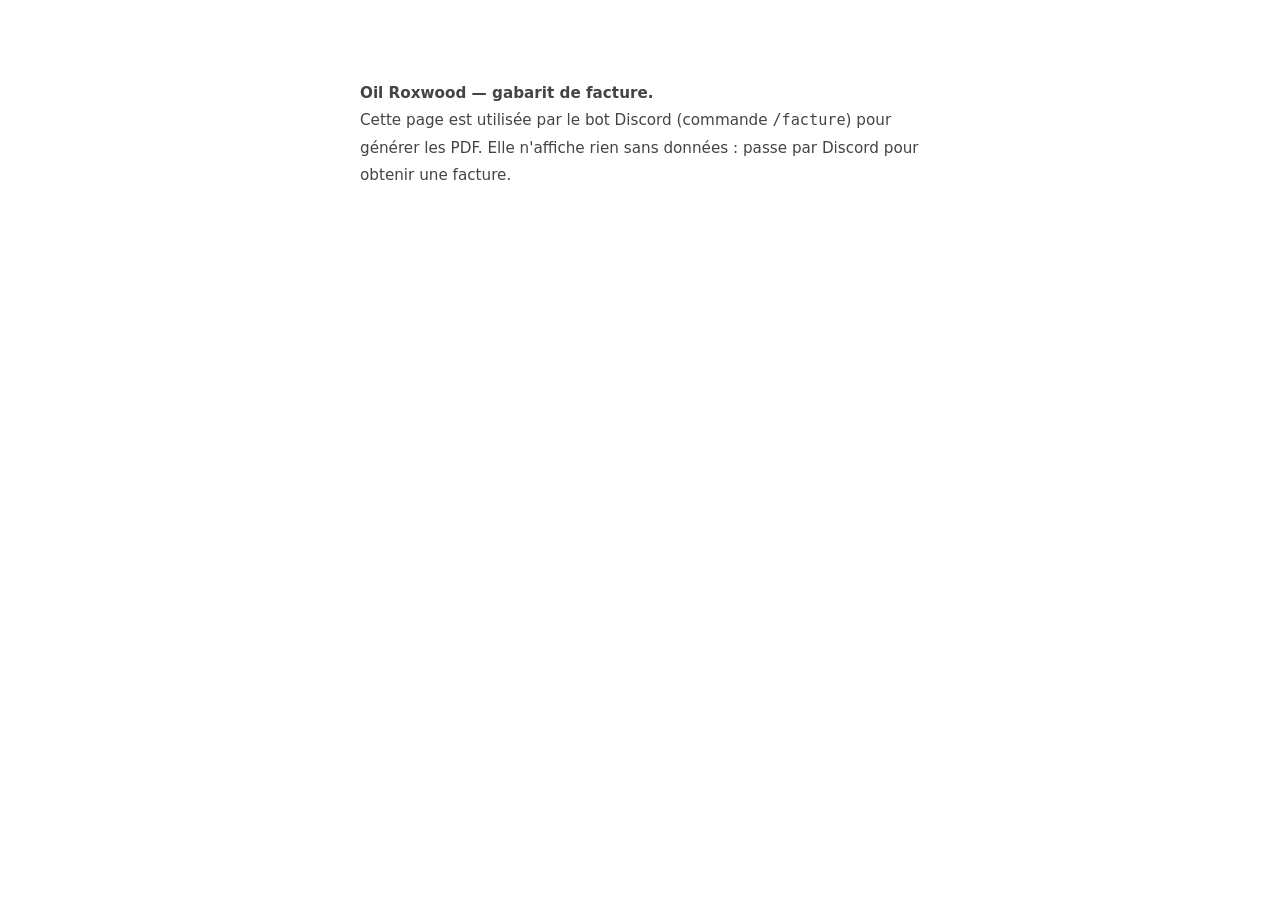
<file: facture.html>
<!DOCTYPE html>
<html lang="fr">
<head>
<meta charset="UTF-8">
<meta name="viewport" content="width=device-width, initial-scale=1">
<meta name="robots" content="noindex">
<title>Facture — Oil Roxwood</title>
<!--
  PAGE-GABARIT POUR LE BOT (commande /facture sur Discord).
  Le bot lit la facture dans la base, l'encode en base64 et ouvre :
      facture.html#<base64 de {"f": {...facture}, "c": {...client}}>
  puis imprime la page en PDF (Puppeteer page.pdf) et la poste sur Discord.
  Aucune donnée n'est stockée ici : la page ne fait que dessiner ce qu'on
  lui donne. Sans données (#), elle affiche une explication.
-->
<style>
  body{font-family:'Segoe UI',system-ui,sans-serif;color:#111;background:#fff;margin:0}
  .inv{max-width:760px;margin:0 auto;padding:40px}
  .inv-head{display:flex;justify-content:space-between;align-items:flex-start;border-bottom:3px solid #E8622C;padding-bottom:18px}
  h1{font-size:1.6rem;color:#1b2739;margin:0}
  h1 b{color:#c4841a}
  .co{font-size:.82rem;color:#444;line-height:1.6}
  .inv-num{text-align:right;font-size:.9rem}
  .inv-num .n{font-size:1.3rem;font-weight:800;color:#c4841a}
  .inv-client{margin:24px 0;display:flex;justify-content:flex-end}
  .inv-client div{background:#f5f6f8;border-radius:8px;padding:14px 20px;font-size:.88rem;line-height:1.7;min-width:240px}
  table{width:100%;border-collapse:collapse;font-size:.85rem;margin:10px 0 20px}
  th{background:#1b2739;color:#fff;padding:9px 10px;text-align:left;font-size:.75rem;letter-spacing:1px;text-transform:uppercase;-webkit-print-color-adjust:exact;print-color-adjust:exact}
  td{padding:8px 10px;border-bottom:1px solid #e3e5e9;color:#222}
  .tots{display:flex;justify-content:flex-end}
  .tots table{width:auto;min-width:300px}
  .tots td{border:none;padding:5px 10px}
  .tots tr:last-child td{border-top:2px solid #1b2739;font-weight:800;font-size:1rem;color:#c4841a}
  .foot{margin-top:34px;display:flex;justify-content:space-between;font-size:.78rem;color:#555}
  .sig{text-align:center}
  .sig .script{font-family:'Segoe Script','Brush Script MT','Lucida Handwriting',cursive;font-size:1.6rem;color:#1b2739;display:inline-block;transform:rotate(-3deg);margin-top:14px}
  .sig .line{margin-top:6px;border-top:1px solid #999;padding-top:6px;min-width:190px}
  .legal{margin-top:26px;padding-top:12px;border-top:1px solid #e3e5e9;font-size:.68rem;color:#8a94a3;text-align:center}
  .vide{max-width:560px;margin:80px auto;font-size:.95rem;color:#444;line-height:1.8;padding:0 20px}
  @media print{ @page{margin:12mm} }
</style>
</head>
<body>
<div id="zone"><div class="vide"><b>Oil Roxwood — gabarit de facture.</b><br>
Cette page est utilisée par le bot Discord (commande <code>/facture</code>) pour
générer les PDF. Elle n'affiche rien sans données : passe par Discord pour
obtenir une facture.</div></div>
<script>
(function(){
  const SOCIETE={nom:'OIL ROXWOOD',tel:'986',rib:'20076',lieu:'Roxwood County — San Andreas'};
  const esc=x=>String(x==null?'':x).replace(/[<>&"]/g,c=>({'<':'&lt;','>':'&gt;','&':'&amp;','"':'&quot;'}[c]));
  const nn=x=>{const v=parseFloat(x);return isNaN(v)?0:v;};
  const fmt=n=>Number(n||0).toLocaleString('fr-FR');
  const frDate=d=>{const t=new Date(d);return isNaN(t)?esc(d):t.toLocaleDateString('fr-FR',{day:'2-digit',month:'2-digit',year:'numeric'});};

  let brut=location.hash.slice(1);
  if(!brut) return;
  try{
    // accepte base64 standard ET base64url ; décodage UTF-8 propre
    brut=brut.replace(/-/g,'+').replace(/_/g,'/');
    while(brut.length%4) brut+='=';
    const octets=Uint8Array.from(atob(brut),c=>c.charCodeAt(0));
    const {f,c}=JSON.parse(new TextDecoder('utf-8').decode(octets));
    const cl=c||{adresse:'',tel:'',rib:''};
    let lignes=(f.lignes||[]).filter(l=>nn(l.qte)>0||nn(l.ht)>0);
    if(!lignes.length) lignes=(f.lignes||[]);
    const totHT=nn(f.ht)||lignes.reduce((a,l)=>a+nn(l.ht),0);
    const totTTC=nn(f.ttc)||lignes.reduce((a,l)=>a+nn(l.ttc),0);
    const poids=nn(f.poids)||lignes.reduce((a,l)=>a+nn(l.qte),0)*2;
    document.title='Facture n°'+f.num+' — Oil Roxwood';
    document.getElementById('zone').innerHTML=`<div class="inv" id="pret">
    <div class="inv-head">
      <div style="display:flex;gap:16px;align-items:center">
        <img src="assets/logo.png" style="width:80px;height:80px;object-fit:contain" onerror="this.style.display='none'">
        <div><h1>OIL <b>ROXWOOD</b></h1>
        <div class="co">${SOCIETE.lieu}<br>Téléphone : ${SOCIETE.tel} · RIB : ${SOCIETE.rib}</div></div>
      </div>
      <div class="inv-num">FACTURE<div class="n">n°${esc(f.num)}</div>Date : ${frDate(f.date)}</div>
    </div>
    <div class="inv-client"><div><b>Facturé à :</b><br>${esc(f.client)}<br>${esc(cl.adresse||'')}<br>${cl.tel?'Tél : '+esc(cl.tel):''} ${cl.rib?'· RIB : '+esc(cl.rib):''}</div></div>
    <table><thead><tr><th>Référence</th><th>Description</th><th style="text-align:right">Qté</th><th style="text-align:right">PU HT</th><th style="text-align:right">Total HT</th><th style="text-align:right">TVA</th><th style="text-align:right">Total TTC</th></tr></thead><tbody>
    ${lignes.map(l=>`<tr><td>${esc(l.ref||'—')}</td><td>${esc(l.desc)}</td><td style="text-align:right">${fmt(nn(l.qte))}</td><td style="text-align:right">${fmt(l.pu)} $</td><td style="text-align:right">${fmt(Math.round(nn(l.ht)))} $</td><td style="text-align:right">${(nn(l.tva)*100).toFixed(0)} %</td><td style="text-align:right">${fmt(Math.round(nn(l.ttc)))} $</td></tr>`).join('')}
    ${f.offert?`<tr><td>OFFERT</td><td>Bidons d'essence offerts</td><td style="text-align:right">${esc(f.offert)}</td><td style="text-align:right">0 $</td><td style="text-align:right">0 $</td><td style="text-align:right">—</td><td style="text-align:right">0 $</td></tr>`:''}
    </tbody></table>
    <div class="tots"><table>
      <tr><td>Total Hors Taxes</td><td style="text-align:right">${fmt(Math.round(totHT))} $</td></tr>
      <tr><td>Montant TVA</td><td style="text-align:right">${fmt(Math.round(totTTC-totHT))} $</td></tr>
      ${poids?`<tr><td>Poids total de la livraison</td><td style="text-align:right">${fmt(poids)} kg</td></tr>`:''}
      <tr><td>Total TTC en Dollars</td><td style="text-align:right">${fmt(Math.round(totTTC))} $</td></tr>
    </table></div>
    ${f.postop?`<div style="margin-top:20px;display:flex;align-items:center;gap:14px;background:#fff7ec;border:1px solid #E8622C;border-radius:8px;padding:12px 18px;font-size:.9rem">
      <img src="assets/postop.png" alt="Post OP" style="height:44px" onerror="this.style.display='none'">
      <span><b>Livraison assurée par Post OP</b><br><span style="color:#555;font-size:.8rem">Service de livraison partenaire — sans frais supplémentaires.</span></span>
    </div>`:''}
    <div class="foot">
      <div><b>Conditions de paiement</b><br>Paiement à réception de la facture.<br>Modes acceptés : virement bancaire, TPE.<br><br>${f.emetteur?`Dossier suivi par : ${esc(f.emetteur)}`:''}</div>
      <div class="sig">Pour Oil Roxwood,<br>La Direction
        <div class="script">Stella Collins</div>
        <div class="line">Stella Collins — Patron</div>
      </div>
    </div>
    <div class="legal">OIL ROXWOOD · ${SOCIETE.lieu} · Téléphone ${SOCIETE.tel} · RIB ${SOCIETE.rib} — Merci de votre confiance 🛢</div>
    </div>`;
  }catch(e){
    document.getElementById('zone').innerHTML='<div class="vide" id="erreur"><b>Données illisibles.</b><br>'+esc(e.message)+'</div>';
  }
})();
</script>
</body>
</html>
</file>
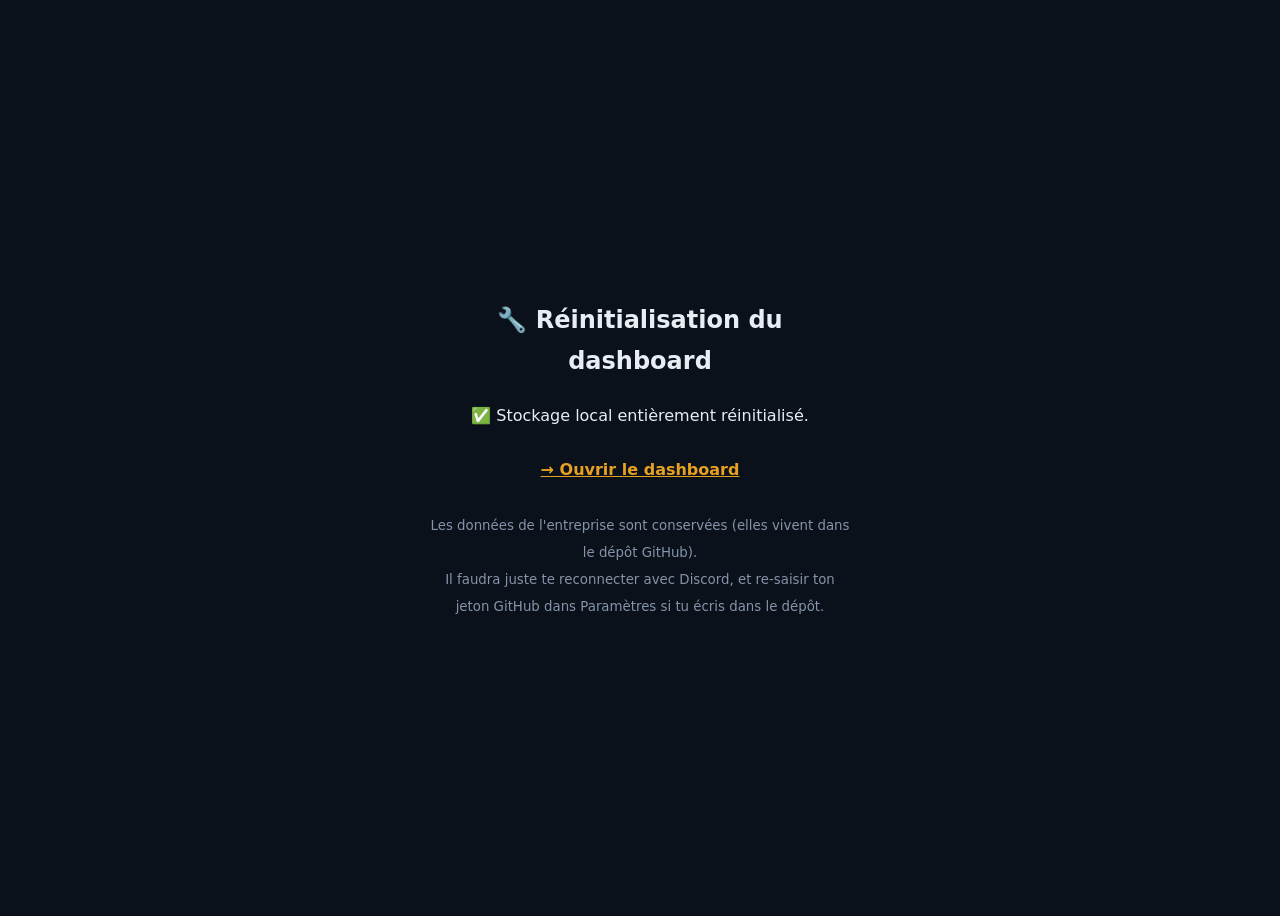
<file: reset.html>
<!DOCTYPE html>
<html lang="fr">
<head><meta charset="UTF-8"><title>Réinitialisation Oil Roxwood</title>
<style>body{font-family:system-ui;background:#0b111b;color:#e8edf4;display:flex;align-items:center;justify-content:center;min-height:100vh;text-align:center}
a{color:#e8a020;font-weight:700}div{max-width:420px;line-height:1.7}</style></head>
<body><div>
<h2>🔧 Réinitialisation du dashboard</h2>
<p id="msg">Nettoyage en cours…</p>
</div>
<script>
try{
  localStorage.clear();
  sessionStorage.clear();
  document.getElementById('msg').innerHTML=
    '✅ Stockage local entièrement réinitialisé.<br><br>'+
    '<a href="admin.html">→ Ouvrir le dashboard</a><br><br>'+
    '<small style="color:#8494a9">Les données de l\'entreprise sont conservées (elles vivent dans le dépôt GitHub).<br>Il faudra juste te reconnecter avec Discord, et re-saisir ton jeton GitHub dans Paramètres si tu écris dans le dépôt.</small>';
}catch(e){
  document.getElementById('msg').textContent='Erreur : '+e.message;
}
</script>
</body>
</html>
</file>
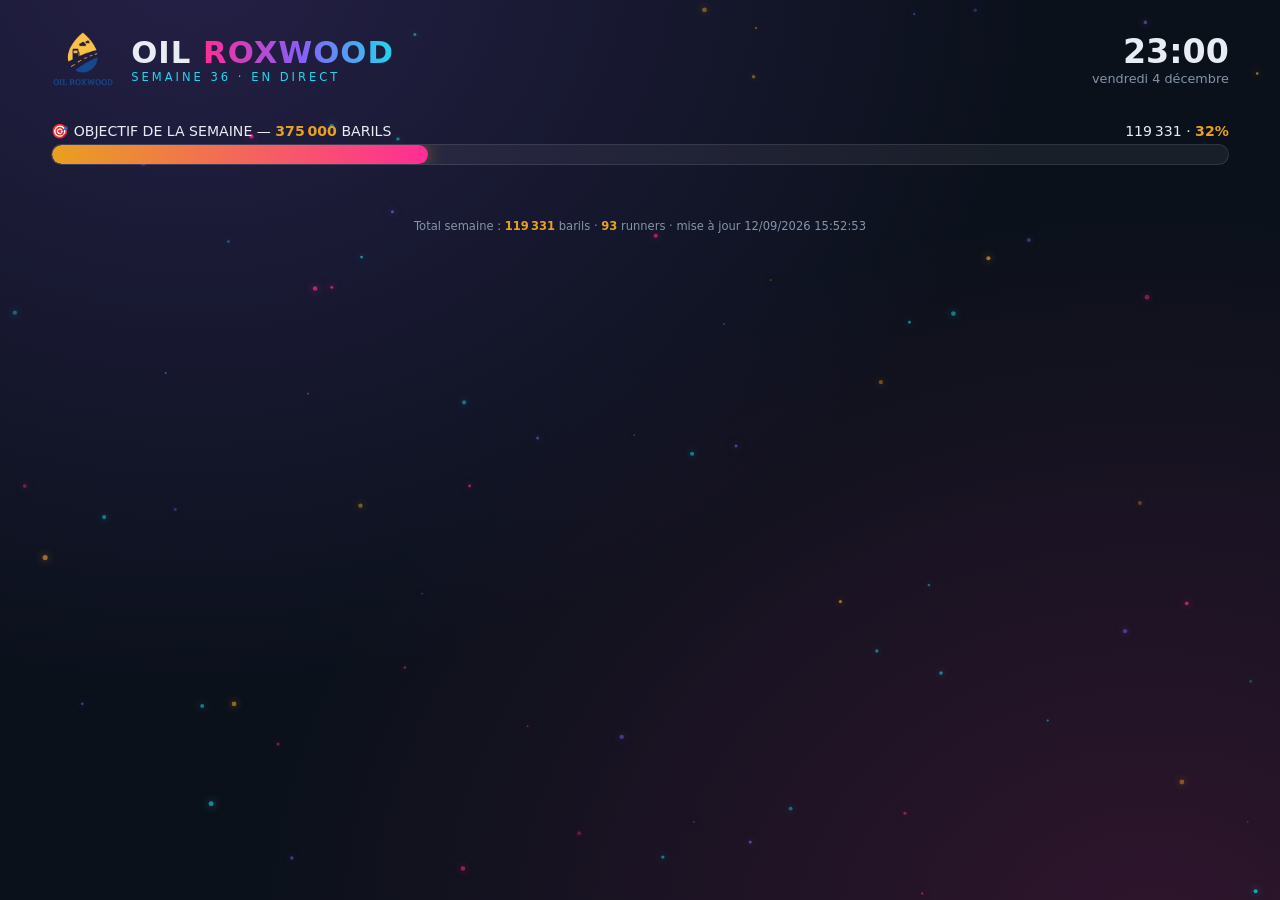
<file: tv.html>
<!DOCTYPE html>
<html lang="fr">
<head>
<meta charset="UTF-8">
<meta name="viewport" content="width=device-width, initial-scale=1.0">
<title>Oil Roxwood — TV du dépôt</title>
<meta name="robots" content="noindex">
<link rel="icon" type="image/png" href="assets/favicon.png">
<style>
  :root{--bg:#0b111b;--ink:#e8edf4;--muted:#8494a9;--accent:#e8a020;--p:#ff2d95;--c:#22d7ee;--v:#8b5cf6;--green:#3ddc84}
  *{margin:0;padding:0;box-sizing:border-box}
  body{font-family:'Segoe UI',system-ui,sans-serif;color:var(--ink);min-height:100vh;overflow:hidden;
    background:radial-gradient(ellipse at 15% -5%,rgba(139,92,246,.2),transparent 55%),radial-gradient(ellipse at 90% 105%,rgba(255,45,149,.15),transparent 55%),#0b111b}
  #bg{position:fixed;inset:0;z-index:0}
  .wrap{position:relative;z-index:1;padding:3vh 4vw;height:100vh;display:flex;flex-direction:column}
  header{display:flex;align-items:center;justify-content:space-between;margin-bottom:2vh}
  .brand{display:flex;align-items:center;gap:16px}
  .brand img{width:64px;height:64px;object-fit:contain;animation:float 4s ease-in-out infinite}
  @keyframes float{0%,100%{transform:translateY(0)}50%{transform:translateY(-8px)}}
  .brand h1{font-size:2.4vw;letter-spacing:1px}
  .brand h1 b{background:linear-gradient(90deg,var(--p),var(--v),var(--c));-webkit-background-clip:text;background-clip:text;-webkit-text-fill-color:transparent}
  .brand small{display:block;color:var(--c);font-size:.9vw;letter-spacing:3px}
  .clock{text-align:right}
  .clock .t{font-size:2.6vw;font-weight:800}
  .clock .d{color:var(--muted);font-size:1vw}
  .obj{margin:1.5vh 0 1vh}
  .obj .lbl{display:flex;justify-content:space-between;font-size:1.1vw;margin-bottom:.6vh}
  .obj .lbl b{color:var(--accent)}
  .obj .track{height:2.4vh;border-radius:99px;background:rgba(255,255,255,.06);border:1px solid rgba(255,255,255,.1);overflow:hidden}
  .obj .fill{height:100%;border-radius:99px;background:linear-gradient(90deg,var(--accent),var(--p));box-shadow:0 0 18px rgba(232,160,32,.5);transition:width 1s}
  .obj .fill.done{background:linear-gradient(90deg,#2eb872,var(--green));box-shadow:0 0 18px rgba(61,220,132,.6)}
  .podium{display:flex;gap:2vw;align-items:flex-end;justify-content:center;margin:2vh 0 3vh}
  .pod{flex:0 0 22vw;text-align:center;border-radius:16px 16px 0 0;padding:2vh 1vw;display:flex;flex-direction:column;justify-content:flex-end;position:relative}
  .pod .medal{font-size:3vw}
  .pod .name{font-weight:800;font-size:1.5vw;margin-top:.5vh}
  .pod .amt{color:var(--muted);font-size:1vw;margin-top:.3vh}
  .pod1{background:linear-gradient(180deg,rgba(232,160,32,.35),rgba(232,160,32,.05));min-height:26vh;border-top:4px solid var(--accent);box-shadow:0 0 40px rgba(232,160,32,.3)}
  .pod2{background:linear-gradient(180deg,rgba(160,175,195,.25),rgba(160,175,195,.04));min-height:20vh;border-top:4px solid #a8b6c8}
  .pod3{background:linear-gradient(180deg,rgba(190,120,60,.25),rgba(190,120,60,.04));min-height:16vh;border-top:4px solid #c07840}
  .grid{flex:1;display:grid;grid-template-columns:repeat(auto-fill,minmax(20vw,1fr));grid-auto-rows:min-content;gap:1vh 1.5vw;overflow:hidden;align-content:start}
  .row{display:flex;align-items:center;gap:.8vw;background:rgba(20,30,46,.6);border:1px solid rgba(255,255,255,.06);border-radius:10px;padding:1vh 1vw}
  .row .nm{flex:1;font-weight:700;font-size:1vw;white-space:nowrap;overflow:hidden;text-overflow:ellipsis}
  .row .bar{width:6vw;height:8px;background:rgba(255,255,255,.08);border-radius:99px;overflow:hidden}
  .row .bar i{display:block;height:100%;border-radius:99px;background:linear-gradient(90deg,var(--p),var(--accent))}
  .row .bar i.full{background:linear-gradient(90deg,#2eb872,var(--green))}
  .row .pc{font-size:.85vw;color:var(--muted);width:3vw;text-align:right}
  footer{text-align:center;color:var(--muted);font-size:.9vw;margin-top:1vh}
  footer b{color:var(--accent)}
  .empty{text-align:center;color:var(--muted);font-size:1.4vw;margin-top:15vh}
</style>
</head>
<body>
<canvas id="bg"></canvas>
<div class="wrap">
  <header>
    <div class="brand"><img src="assets/logo.png" alt=""><div><h1>OIL <b>ROXWOOD</b></h1><small id="hdrSem">TABLEAU DE BORD</small></div></div>
    <div class="clock"><div class="t" id="clk"></div><div class="d" id="cdate"></div></div>
  </header>
  <div id="content"><div class="empty">En attente des données… (la direction doit cliquer « 📊 Publier sur le site »)</div></div>
  <footer>Total semaine : <b id="fTot">—</b> barils · <b id="fN">0</b> runners · mise à jour <span id="fMaj">—</span></footer>
</div>
<script>
const F=n=>(n||0).toLocaleString('fr-FR');
const esc=t=>String(t??'').replace(/[<>&]/g,'');
const GR=[{q:3000},{q:3000},{q:5000},{q:6500}];
function clock(){const d=new Date();document.getElementById('clk').textContent=d.toLocaleTimeString('fr-FR',{hour:'2-digit',minute:'2-digit'});document.getElementById('cdate').textContent=d.toLocaleDateString('fr-FR',{weekday:'long',day:'numeric',month:'long'});}
setInterval(clock,1000);clock();

async function load(){
  try{
    const r=await fetch('data/stats-public.json?ts='+Date.now(),{cache:'no-store'});
    const d=await r.json();
    if(!d||!d.runners) return;
    document.getElementById('hdrSem').textContent='SEMAINE '+(d.semaine||'')+' · EN DIRECT';
    document.getElementById('fTot').textContent=F(d.totalBarils);
    document.getElementById('fN').textContent=d.effectif||d.runners.length;
    document.getElementById('fMaj').textContent=d.maj?new Date(d.maj).toLocaleString('fr-FR'):'—';
    const rs=[...d.runners].sort((a,b)=>b.barils-a.barils); // direction incluse dans le classement
    const top=rs.slice(0,3);
    const pod=(r,i)=>r?`<div class="pod pod${i}"><div class="medal">${['🥇','🥈','🥉'][i-1]}</div><div class="name">${esc(r.nom)}</div><div class="amt">${F(r.barils)} barils</div></div>`:'';
    const rows=rs.map(r=>{
      if(r.poste){ return `<div class="row"><span class="nm">${esc(r.nom)} <small style="opacity:.55">· ${esc(r.poste)}</small></span><span class="bar"><i style="width:${r.barils?100:0}%;opacity:.3"></i></span><span class="pc">${F(r.barils)}</span></div>`; }
      const q=r.quota||GR[r.grade]?.q||3000;const pc=Math.min(100,Math.round(r.barils/q*100));
      return `<div class="row"><span class="nm">${esc(r.nom)}</span><span class="bar"><i class="${pc>=100?'full':''}" style="width:${pc}%"></i></span><span class="pc">${pc}%</span></div>`;}).join('');
    let obj='';
    if(d.objectif>0){
      const pc=Math.min(100,Math.round((d.totalBarils||0)/d.objectif*100));
      obj=`<div class="obj"><div class="lbl"><span>🎯 OBJECTIF DE LA SEMAINE — <b>${F(d.objectif)}</b> BARILS</span><span>${F(d.totalBarils)} · <b>${pc}%</b>${pc>=100?' 🎉':''}</span></div>
        <div class="track"><div class="fill ${pc>=100?'done':''}" style="width:${pc}%"></div></div></div>`;
    }
    document.getElementById('content').innerHTML=`
      ${obj}
      <div class="podium">${pod(top[1],2)}${pod(top[0],1)}${pod(top[2],3)}</div>
      <div class="grid">${rows}</div>`;
  }catch(e){}
}
load(); setInterval(load,30000);

/* fond particules néon */
(function(){
  const cv=document.getElementById('bg'),cx=cv.getContext('2d');const R=Math.random;let W,H,P=[];
  const COL=['232,160,32','255,45,149','34,215,238','139,92,246'];
  function rs(){W=cv.width=innerWidth;H=cv.height=innerHeight;const N=Math.min(90,W/18|0);P=Array.from({length:N},()=>({x:R()*W,y:R()*H,vx:(R()-.5)*.4,vy:(R()-.5)*.4,r:R()*2+.7,o:R()*.4+.3,c:COL[R()*COL.length|0]}));}
  addEventListener('resize',rs);rs();
  (function t(){requestAnimationFrame(t);if(document.hidden)return;cx.clearRect(0,0,W,H);
    for(const p of P){p.x+=p.vx;p.y+=p.vy;if(p.x<0)p.x=W;if(p.x>W)p.x=0;if(p.y<0)p.y=H;if(p.y>H)p.y=0;
      cx.shadowColor='rgba('+p.c+',.9)';cx.shadowBlur=8;cx.beginPath();cx.arc(p.x,p.y,p.r,0,7);cx.fillStyle='rgba('+p.c+','+p.o+')';cx.fill();}
    cx.shadowBlur=0;})();
})();
</script>
</body>
</html>
</file>
<file: assets/roxwood-core.css>
/* ============================================================
   OIL ROXWOOD — SOCLE COMMUN  «raffinerie brute»
   Chargé par index.html ET admin.html.
   Contient : jetons de couleur, typographie, textures, rivets,
   rubans de danger, lampe torche, plaques inclinables, boutons.
   ------------------------------------------------------------
   Deux thèmes : JOUR (par défaut) et NUIT (html.dark).
   Le basculement est piloté par toggleTheme() → html.dark
   ============================================================ */

/* ---------- 1. JETONS ---------- */
:root{
  /* --- JOUR : plein soleil sur le dépôt --- */
  --brut:#1C1410;
  --fond:#E7DFD3;
  --bg:#E7DFD3;
  --plaque:#FFFFFF;
  --plaque-2:#F4EEE5;
  --plaque-3:#EAE1D4;
  --acier:#DDD2C2;
  --trait:#D2C6B4;
  --trait-fort:#B9A88F;
  --ink:#1C1410;
  --vapeur:#1C1410;
  --fumee:#5C5145;
  --cendre:#8A7C6C;
  --white:#FFFFFF;

  --ambre:#C97A0C;
  --ambre-clair:#E8A020;
  --flamme:#E0521A;
  --accent:#C97A0C;
  --accent-2:#A8620A;
  /* --ambre sert aussi de FOND sous du texte sombre (boutons, rubans) : l'assombrir
     réglerait le texte posé dessus mais casserait le contraste inverse (texte
     sombre sur fond ambre, ~6:1 aujourd'hui, tomberait à ~3.3:1). D'où un jeton
     séparé, uniquement pour de l'ambre écrit en texte sur le fond clair du jour. */
  --ambre-texte:#8E5608;

  --ok:#2F7A55;
  --alerte:#B3352F;
  --attente:#3E6288;
  --green:#2F7A55;
  --red:#B3352F;
  --blue:#3E6288;
  --violet:#8A4A20;

  /* échelle orange héritée de l'ancien socle */
  --or1:#E8A020; --or2:#C97A0C; --or3:#9C5A08; --or4:#6E3D06;
  --neon-p:#C97A0C; --neon-c:#E8A020; --neon-v:#9C5A08;

  --radius:2px;
  --wrap:1240px;
  --ease:cubic-bezier(.22,.7,.25,1);

  --f-display:"Big Shoulders Display","Oswald","Arial Narrow",Impact,sans-serif;
  --f-body:"Archivo","Inter","Segoe UI",system-ui,sans-serif;
  --f-mono:"IBM Plex Mono","JetBrains Mono",ui-monospace,Menlo,monospace;

  --grain:url("data:image/svg+xml,%3Csvg xmlns='http://www.w3.org/2000/svg' width='180' height='180'%3E%3Cfilter id='n'%3E%3CfeTurbulence type='fractalNoise' baseFrequency='.85' numOctaves='4' stitchTiles='stitch'/%3E%3CfeColorMatrix type='saturate' values='0'/%3E%3C/filter%3E%3Crect width='180' height='180' filter='url(%23n)' opacity='.55'/%3E%3C/svg%3E");
  --rouille:url("data:image/svg+xml,%3Csvg xmlns='http://www.w3.org/2000/svg' width='420' height='420'%3E%3Cfilter id='r'%3E%3CfeTurbulence type='fractalNoise' baseFrequency='.012 .022' numOctaves='5' seed='7'/%3E%3CfeColorMatrix values='0.9 0 0 0 0.45  0 0.42 0 0 0.16  0 0 0.15 0 0.04  0 0 0 -1.4 1.05'/%3E%3C/filter%3E%3Crect width='420' height='420' filter='url(%23r)'/%3E%3C/svg%3E");
  --danger:repeating-linear-gradient(45deg,#1C1410 0 14px,#E8A020 14px 28px);

  --grain-op:.05;
  --rouille-op:.5;
  --torche-a:.10;
  --reflet-a:.06;
}

html.dark{
  /* --- NUIT : la raffinerie au crépuscule --- */
  --brut:#080605;
  --fond:#0D0A08;
  --bg:#0D0A08;
  --plaque:#16110E;
  --plaque-2:#1E1713;
  --plaque-3:#241C17;
  --acier:#241C17;
  --trait:#2E241E;
  --trait-fort:#4A362A;
  --ink:#F3EADF;
  --vapeur:#F3EADF;
  --fumee:#A2948A;
  --cendre:#897B70; /* éclairci pour tenir 4.5:1 sur --plaque (AA) — était #70645B, ~3.3:1 */
  --white:#16110E;

  --ambre:#E8A020;
  --ambre-clair:#F7C463;
  --ambre-texte:#E8A020; /* déjà large­ment au-dessus du seuil AA de nuit — pas besoin d'assombrir */
  --flamme:#FF6A2B;
  --accent:#E8A020;
  --accent-2:#F7C463;

  --ok:#4FA97B;
  --alerte:#D9534F;
  --attente:#6C8BB0;
  --green:#4FA97B;
  --red:#D9534F;
  --blue:#6C8BB0;
  --violet:#C0862B;

  --or1:#F7C463; --or2:#E8A020; --or3:#B8752A; --or4:#7A4A18;
  --neon-p:#E8A020; --neon-c:#F7C463; --neon-v:#B8752A;

  --danger:repeating-linear-gradient(45deg,#0A0806 0 14px,#E8A020 14px 28px);

  --grain-op:.055;
  --rouille-op:.85;
  --torche-a:.15;
  --reflet-a:.10;
}

/* ---------- 2. BASE ---------- */
*,*::before,*::after{box-sizing:border-box}
html{overflow-x:clip}
body{
  margin:0;background:var(--fond);color:var(--ink);
  font-family:var(--f-body);line-height:1.6;
  -webkit-font-smoothing:antialiased;overflow-x:clip;position:relative;
}
body::before{
  content:"";position:fixed;inset:0;z-index:1;pointer-events:none;
  background-image:var(--grain);opacity:var(--grain-op);mix-blend-mode:overlay;
}
img{max-width:100%}
a{color:inherit}
button{font-family:inherit;cursor:pointer}
input,select,textarea{font-family:inherit}
::selection{background:var(--ambre);color:#0A0806}
:focus-visible{outline:2px solid var(--ambre);outline-offset:3px}

h1,h2,h3,h4{font-family:var(--f-display);font-weight:800;margin:0;line-height:.92;text-wrap:balance}

::-webkit-scrollbar{width:10px;height:10px}
::-webkit-scrollbar-track{background:transparent}
::-webkit-scrollbar-thumb{background:var(--trait-fort);border-radius:99px;border:2px solid var(--fond)}
::-webkit-scrollbar-thumb:hover{background:var(--ambre)}

/* ---------- 3. LAMPE TORCHE ---------- */
#rouille,#torche{position:fixed;inset:0;pointer-events:none;z-index:110}
#rouille{
  background-image:var(--rouille);background-size:520px;
  opacity:var(--rouille-op);mix-blend-mode:overlay;
  -webkit-mask-image:radial-gradient(circle 250px at var(--mx,-600px) var(--my,-600px),#000 0%,rgba(0,0,0,.4) 48%,transparent 74%);
          mask-image:radial-gradient(circle 250px at var(--mx,-600px) var(--my,-600px),#000 0%,rgba(0,0,0,.4) 48%,transparent 74%);
}
#torche{
  z-index:111;mix-blend-mode:screen;
  background:radial-gradient(circle 300px at var(--mx,-600px) var(--my,-600px),
    rgba(255,170,64,var(--torche-a)),rgba(255,110,30,.04) 45%,transparent 70%);
}
@media (hover:none),(prefers-reduced-motion:reduce){#rouille,#torche{display:none}}

/* ---------- 4. RIVETS & PLAQUES INCLINABLES ---------- */
.rivet{
  position:absolute;width:4px;height:4px;border-radius:50%;
  background:var(--trait-fort);box-shadow:inset 0 1px 0 rgba(255,255,255,.18);
  pointer-events:none;z-index:4;
}
.rivet.a{top:6px;left:6px}.rivet.b{top:6px;right:6px}
.rivet.c{bottom:6px;left:6px}.rivet.d{bottom:6px;right:6px}

[data-tilt],[data-lueur]{position:relative}
[data-tilt]{transform:rotate(var(--base,0deg));transition:transform .5s var(--ease);will-change:transform}
[data-tilt].actif{
  transition:transform .1s linear;
  transform:perspective(1000px) rotate(var(--base,0deg)) rotateX(var(--rx,0deg)) rotateY(var(--ry,0deg));
}
[data-tilt]::after,[data-lueur]::after{
  content:"";position:absolute;inset:0;pointer-events:none;opacity:0;transition:opacity .3s;z-index:5;
  background:radial-gradient(circle 220px at var(--sx,50%) var(--sy,50%),
    rgba(255,225,175,var(--reflet-a)),transparent 62%);
}
[data-tilt].actif::after,[data-lueur].actif::after{opacity:1}

/* ---------- 5. RUBANS DE DANGER ---------- */
.hachures{height:12px;background:var(--danger);opacity:.9}
.ruban{
  position:relative;z-index:6;overflow:hidden;
  background:var(--ambre);color:#0A0806;
  border-block:2px solid #0A0806;
  transform:rotate(-1.15deg) scaleX(1.06);
}
.ruban.inverse{transform:rotate(1deg) scaleX(1.06);background:var(--acier);color:var(--ambre-texte);border-color:var(--trait-fort)}
.defile{display:flex;width:max-content;animation:defile 34s linear infinite}
.ruban.inverse .defile{animation-duration:44s;animation-direction:reverse}
.defile > div{display:flex;align-items:center;padding:11px 0}
.defile span{
  font-family:var(--f-display);font-size:23px;font-weight:800;text-transform:uppercase;
  letter-spacing:.04em;padding:0 22px;display:flex;align-items:center;gap:22px;white-space:nowrap;
}
.defile span::after{content:"";width:7px;height:7px;background:currentColor;transform:rotate(45deg);flex:none}
@keyframes defile{to{transform:translateX(-50%)}}

/* ---------- 6. ÉTIQUETTE / TAG ---------- */
.tag{
  display:inline-flex;align-items:center;gap:9px;position:relative;
  font-family:var(--f-mono);font-size:10.5px;font-weight:600;letter-spacing:.22em;
  text-transform:uppercase;color:var(--ambre-texte);
  border:1px solid var(--trait-fort);background:rgba(232,160,32,.07);padding:7px 14px;
}
.tag::before,.tag::after{content:"";position:absolute;width:3px;height:3px;background:var(--trait-fort);border-radius:50%;top:3px}
.tag::before{left:3px}.tag::after{right:3px}

/* ---------- 7. TYPO GÉANTE EN FILIGRANE ---------- */
.geant{
  position:absolute;pointer-events:none;user-select:none;z-index:0;
  font-family:var(--f-display);font-weight:900;line-height:.72;white-space:nowrap;
  font-size:clamp(150px,25vw,380px);
  color:transparent;-webkit-text-stroke:1.5px rgba(201,122,12,.13);
}
html.dark .geant{-webkit-text-stroke-color:rgba(232,160,32,.11)}

/* ---------- 8. BOUTONS ---------- */
.btn{
  display:inline-flex;align-items:center;gap:10px;justify-content:center;
  font-family:var(--f-mono);font-size:12px;font-weight:700;letter-spacing:.14em;
  text-transform:uppercase;text-decoration:none;cursor:pointer;
  padding:13px 22px;border-radius:var(--radius);
  border:1px solid var(--ambre);color:var(--ambre-texte);background:transparent;
  position:relative;overflow:hidden;
  transition:color .3s var(--ease),border-color .3s,transform .18s var(--ease),box-shadow .25s;
}
.btn > *{position:relative;z-index:2}
.btn::before{
  content:"";position:absolute;inset:0;background:var(--ambre);z-index:1;
  transform:translateY(101%);transition:transform .38s var(--ease);
}
.btn:hover{color:#120C05;transform:translateY(-2px)}
.btn:hover::before{transform:none}
.btn:active{transform:translateY(0) scale(.97)}

/* effet ripple (créé par le JS existant) */
.rip{
  position:absolute;border-radius:50%;z-index:3;
  background:radial-gradient(circle,rgba(255,255,255,.35),rgba(255,255,255,.12) 60%,transparent);
  transform:scale(0);animation:rip .6s ease-out forwards;pointer-events:none;
}
@keyframes rip{to{transform:scale(2.8);opacity:0}}

/* ---------- 9. ANIMATIONS PARTAGÉES ---------- */
@keyframes fadeUp{from{opacity:0;transform:translateY(14px)}to{opacity:1;transform:none}}
@keyframes rise{from{opacity:0;transform:translateY(34px)}to{opacity:1;transform:none}}
@keyframes growX{from{transform:scaleX(0)}}
@keyframes float{0%,100%{transform:translateY(0)}50%{transform:translateY(-9px)}}
@keyframes glowPulse{0%,100%{box-shadow:0 0 24px rgba(232,160,32,.14)}50%{box-shadow:0 0 56px rgba(232,160,32,.34)}}
@keyframes haloPulse{0%,100%{opacity:.45;transform:scale(1)}50%{opacity:1;transform:scale(1.8)}}
@keyframes logoFloat{
  0%,100%{transform:translateY(0);filter:drop-shadow(0 0 4px rgba(232,160,32,.25))}
  50%{transform:translateY(-4px);filter:drop-shadow(0 4px 10px rgba(232,160,32,.55))}
}
@keyframes logoSpin{to{transform:rotate(360deg) scale(1.12)}}
@keyframes pouls{0%,100%{opacity:1}50%{opacity:.35}}

/* ---------- 10. MOUVEMENT RÉDUIT ---------- */
@media (prefers-reduced-motion:reduce){
  html{scroll-behavior:auto}
  *,*::before,*::after{animation-duration:.001ms!important;animation-iteration-count:1!important;transition-duration:.001ms!important}
}
</file>
<file: assets/roxwood-site.css>
/* ============================================================
   OIL ROXWOOD — VITRINE (index.html)
   Nécessite roxwood-core.css (jetons, boutons, rubans, torche).
   ============================================================ */

body{font-size:16px}
.wrap{width:min(100% - 34px,var(--wrap));margin-inline:auto;position:relative;z-index:2}
.wrap.dessus{z-index:8}
.pleine{width:100vw;margin-left:calc(50% - 50vw)}
.mono{font-family:var(--f-mono);font-variant-numeric:tabular-nums}

/* Filet de sécurité : si la police condensée ne se charge pas, un mot long
   comme « commandement » débordait de l'écran sur téléphone. */
h2{font-size:clamp(40px,7.4vw,104px);text-transform:uppercase;letter-spacing:-.012em;overflow-wrap:break-word}
h3{font-size:clamp(22px,2.3vw,29px);text-transform:uppercase}
.creux{color:transparent;-webkit-text-stroke:2px var(--ambre)}
p{margin:0}
.lede,.sec-intro{color:var(--fumee);font-size:clamp(15.5px,1.3vw,17.5px);max-width:62ch}
.sec-intro + .sec-intro{margin-top:14px}
.sec-intro strong{color:var(--ink)}
.note{font-size:13px;color:var(--cendre);line-height:1.55}

/* ---------- progression + cartouche ---------- */
#pipeline{position:fixed;inset:0 auto auto 0;height:3px;width:0;z-index:60;background:var(--flamme);box-shadow:0 0 14px rgba(255,106,43,.8)}
.cartouche{
  position:fixed;left:10px;top:50%;transform:translateY(-50%) rotate(180deg);z-index:40;
  writing-mode:vertical-rl;font-family:var(--f-mono);font-size:10px;letter-spacing:.4em;
  text-transform:uppercase;color:var(--trait-fort);pointer-events:none;
}
@media (max-width:1400px){.cartouche{display:none}}

/* ---------- navigation ---------- */
nav.barre{
  position:fixed;top:0;left:0;right:0;z-index:50;display:flex;align-items:center;gap:18px;
  padding:11px max(17px,calc((100vw - var(--wrap))/2));
  border-bottom:1px solid transparent;transition:background .4s var(--ease),border-color .4s;
}
nav.barre.collee{background:color-mix(in srgb,var(--fond) 90%,transparent);backdrop-filter:blur(12px);border-bottom-color:var(--trait-fort)}
.logo{display:flex;align-items:center;gap:10px;text-decoration:none;flex:none}
.logo img{width:34px;height:34px;object-fit:contain;animation:logoFloat 4s ease-in-out infinite}
.logo span{font-family:var(--f-display);font-size:24px;font-weight:800;letter-spacing:.04em;line-height:1;text-transform:uppercase}
.logo b{color:var(--ambre)}
.nav-links{display:flex;gap:2px;margin-left:auto;align-items:center}
.nav-links > a{
  font-family:var(--f-mono);font-size:11px;font-weight:500;letter-spacing:.06em;text-transform:uppercase;
  text-decoration:none;color:var(--fumee);padding:9px 9px;position:relative;transition:color .2s;white-space:nowrap;
}
.nav-links > a::after{content:"";position:absolute;left:11px;right:11px;bottom:5px;height:1px;background:var(--ambre);transform:scaleX(0);transform-origin:left;transition:transform .3s var(--ease)}
.nav-links > a:hover{color:var(--ink)}
.nav-links > a:hover::after{transform:none}
.nav-links > a.nav-cta,.nav-links > a.nav-membre{
  font-family:var(--f-mono);font-size:10.5px;font-weight:700;letter-spacing:.1em;text-transform:uppercase;
  text-decoration:none;padding:10px 14px;border:1px solid var(--ambre);margin-left:8px;white-space:nowrap;
}
.nav-cta::after,.nav-membre::after{display:none}
.nav-links > a.nav-cta{background:var(--ambre);color:#120C05}
.nav-links > a.nav-membre{color:var(--ambre-texte)}
.nav-membre:hover{background:rgba(232,160,32,.12)}
.theme-btn{background:none;border:1px solid var(--trait-fort);color:var(--ink);padding:8px 10px;margin-left:8px;font-size:14px;line-height:1;border-radius:var(--radius)}
.theme-btn:hover{border-color:var(--ambre)}
.burger{display:none;margin-left:auto;background:none;border:1px solid var(--trait-fort);color:var(--ink);padding:9px 11px;font-size:15px}

/* ---------- hero ---------- */
header#accueil{position:relative;min-height:min(94vh,900px);display:flex;flex-direction:column;justify-content:flex-end;isolation:isolate;overflow:hidden}
#heroCanvas{position:absolute;inset:0;width:100%;height:100%;z-index:-2;display:block}
header#accueil::after{
  content:"";position:absolute;inset:0;z-index:-1;pointer-events:none;
  background:
    linear-gradient(180deg,color-mix(in srgb,var(--fond) 82%,transparent) 0%,transparent 40%),
    linear-gradient(90deg,color-mix(in srgb,var(--fond) 76%,transparent) 0%,transparent 80%);
}
.hero-grid{padding:112px 0 clamp(140px,21vh,205px);position:relative;z-index:2}
.kicker{display:inline-flex}
header#accueil h1{
  font-size:clamp(42px,7.9vw,124px);text-transform:uppercase;margin:18px 0 0;
  letter-spacing:-.022em;line-height:.84;margin-left:clamp(-30px,-2vw,0px);
  text-shadow:0 8px 50px color-mix(in srgb,var(--fond) 85%,transparent);
}
header#accueil h1 em{font-style:normal;color:var(--ambre)}
.hero-sub{margin-top:22px;max-width:min(52ch,72%);color:var(--fumee);font-size:clamp(15.5px,1.3vw,17.5px)}
.hero-cta{display:flex;flex-wrap:wrap;gap:12px;margin-top:30px}
.hero-art{display:none}

/* ---------- plaques de chiffres ---------- */
.hero-stats{
  display:grid;grid-template-columns:repeat(3,1fr);gap:14px;
  margin-top:-46px;position:relative;z-index:7;
}
.hero-stats > div{
  background:linear-gradient(155deg,var(--plaque-2),var(--plaque));
  border:1px solid var(--trait-fort);padding:20px;position:relative;
  display:flex;flex-direction:column;gap:6px;transition:border-color .3s;
}
.hero-stats > div:nth-child(1){margin-top:30px;--base:-1.1deg}
.hero-stats > div:nth-child(2){margin-top:0;--base:.7deg}
.hero-stats > div:nth-child(3){margin-top:46px;--base:-.6deg}
.hero-stats > div:hover{border-color:var(--ambre)}
.hero-stats strong{font-family:var(--f-display);font-size:clamp(34px,4vw,52px);font-weight:800;line-height:.9}
.hero-stats span{font-family:var(--f-mono);font-size:10px;letter-spacing:.18em;text-transform:uppercase;color:var(--cendre)}

/* ---------- sections ---------- */
section{position:relative;padding-block:clamp(84px,10vw,150px)}
.sec-kicker{display:inline-flex;margin-bottom:16px}
section h2{margin-bottom:18px}

/* cartes génériques */
.cards{display:grid;grid-template-columns:repeat(3,1fr);gap:clamp(14px,2vw,24px);margin-top:clamp(40px,5vw,70px);position:relative;z-index:2}
.card{
  background:linear-gradient(160deg,var(--plaque-2),var(--plaque));border:1px solid var(--trait);
  padding:clamp(22px,2.4vw,30px);position:relative;display:flex;flex-direction:column;gap:10px;
}
.cards > .card:nth-child(3n+1){--base:-1.1deg}
.cards > .card:nth-child(3n+2){--base:.8deg;margin-top:clamp(14px,2.4vw,38px)}
.cards > .card:nth-child(3n+3){--base:-.5deg}
.card .ico{font-size:30px;line-height:1}
.card h3{font-size:clamp(19px,2vw,24px);margin-top:4px}
.card p{color:var(--fumee);font-size:14.5px}
.card strong{color:var(--ink)}
.card .prix{font-family:var(--f-display);font-size:clamp(40px,5vw,64px);font-weight:800;line-height:.9;color:var(--ambre)}
.card .prix span{font-family:var(--f-mono);font-size:12px!important;letter-spacing:.06em;color:var(--cendre)!important}

/* étapes 1-2-3-4 */
.steps{display:grid;grid-template-columns:repeat(4,1fr);gap:clamp(12px,1.6vw,20px);margin-top:clamp(30px,4vw,56px);position:relative;z-index:2}
.step{border:1px solid var(--trait);background:var(--plaque);padding:24px 20px;position:relative}
.step:nth-child(odd){--base:-.8deg}
.step:nth-child(even){--base:.7deg;margin-top:clamp(16px,2.6vw,42px)}
.step .num{
  position:absolute;top:-22px;left:-6px;font-family:var(--f-display);font-size:82px;font-weight:900;
  line-height:1;color:transparent;-webkit-text-stroke:1.5px rgba(232,160,32,.32);pointer-events:none;
}
.step h4{font-size:19px;text-transform:uppercase;margin:16px 0 8px;position:relative}
.step p{color:var(--fumee);font-size:14px}

/* organigramme en colonne de distillation */
.org{display:grid;grid-template-columns:1fr 150px;gap:clamp(18px,3vw,40px);align-items:start;margin-top:clamp(40px,5vw,70px);position:relative;z-index:2}
.org-level{display:flex;flex-direction:column;gap:16px}
.org-card{
  display:grid;grid-template-columns:auto 1fr;border:1px solid var(--trait);
  background:linear-gradient(140deg,var(--plaque-2),var(--plaque));position:relative;
}
.org-level:nth-child(1) .org-card:nth-child(1){--base:-.8deg;margin-right:0}
.org-level:nth-child(1) .org-card:nth-child(2){--base:.6deg;margin-right:clamp(0px,3vw,44px)}
.org-level:nth-child(2) .org-card:nth-child(1){--base:-1deg;margin-right:clamp(0px,5vw,72px)}
.org-level:nth-child(2) .org-card:nth-child(2){--base:.7deg;margin-right:clamp(0px,7vw,102px)}
.org-level:nth-child(3) .org-card:nth-child(1){--base:-.6deg;margin-right:clamp(0px,9vw,130px)}
.org-level:nth-child(3) .org-card:nth-child(2){--base:.5deg;margin-right:clamp(0px,11vw,158px)}
.org-card .rang{
  font-family:var(--f-mono);font-size:10px;font-weight:600;letter-spacing:.2em;text-transform:uppercase;
  color:#0A0806;background:var(--ambre);writing-mode:vertical-rl;text-orientation:mixed;
  display:flex;align-items:center;justify-content:center;padding:16px 8px;
}
.org-level:nth-child(2) .org-card .rang{background:#B8752A;color:#F3EADF}
.org-level:nth-child(3) .org-card .rang{background:#7A5A34;color:#F3EADF}
.org-card .corps{padding:18px 22px;display:grid;grid-template-columns:minmax(180px,.9fr) 1.1fr;gap:6px 26px;align-items:center}
.org-card h4{font-family:var(--f-display);font-size:clamp(21px,2.2vw,29px);font-weight:800;text-transform:uppercase;line-height:1}
.org-card p{color:var(--fumee);font-size:14px}
.org-fig svg{position:sticky;top:100px;width:100%;height:auto}
/* ── L'ÉQUIPE ── cartes de profil sous l'organigramme ────────────────── */
#equipe{margin-top:clamp(46px,6vw,80px)}
.equipe-titre{
  font-family:var(--f-display);font-size:clamp(24px,4vw,48px);font-weight:800;
  text-transform:uppercase;line-height:.95;margin-bottom:clamp(20px,3vw,34px);
  overflow-wrap:break-word;
}
.equipe-grille{display:grid;grid-template-columns:repeat(auto-fill,minmax(210px,1fr));gap:clamp(14px,2vw,22px)}
.equipe-carte{
  background:var(--plaque);border:1px solid var(--trait);border-radius:var(--radius);
  padding:22px 18px 20px;text-align:center;position:relative;
}
.equipe-carte .pp{
  width:88px;height:88px;border-radius:calc(var(--radius) * 3);margin:0 auto 15px;overflow:hidden;
  background:var(--plaque-2);border:2px solid var(--ambre);
  display:flex;align-items:center;justify-content:center;
  font-family:var(--f-display);font-size:30px;font-weight:800;color:var(--ambre);
}
.equipe-carte .pp img{width:100%;height:100%;object-fit:cover;display:block}
.equipe-carte h4{font-family:var(--f-display);font-size:20px;font-weight:800;text-transform:uppercase;line-height:1.05}
.equipe-carte .role{
  font-family:var(--f-mono);font-size:11px;letter-spacing:.09em;text-transform:uppercase;
  color:var(--ambre-texte);margin-top:6px;
}
.equipe-carte .mot{color:var(--fumee);font-size:13.5px;line-height:1.55;margin-top:11px}
/* Sur téléphone, une seule colonne : ces cartes contiennent du texte suivi,
   deux colonnes de 170 px le hachent en mots isolés. */
@media(max-width:560px){.equipe-grille{grid-template-columns:1fr}}
.org-quote{
  border:1px solid var(--trait-fort);border-left:4px solid var(--ambre);
  background:linear-gradient(150deg,var(--plaque-2),var(--plaque));
  padding:clamp(24px,3vw,36px);margin-top:clamp(34px,4vw,56px);position:relative;z-index:2;
  display:flex;flex-direction:column;gap:12px;
}
.org-quote p{color:var(--fumee);font-size:15px;max-width:78ch}
.org-quote p:last-child{color:var(--ambre-texte);font-family:var(--f-display);font-size:22px;text-transform:uppercase}

/* offre + mur de clients */
.offre{display:grid;grid-template-columns:1fr 1fr;gap:clamp(14px,2vw,22px);margin-top:clamp(34px,4vw,56px);position:relative;z-index:2}
.offre .card:nth-child(1){--base:-1deg}
.offre .card:nth-child(2){--base:.9deg;margin-top:clamp(14px,2.4vw,36px)}
.devis{text-align:center;margin:clamp(34px,4vw,56px) 0 40px;position:relative;z-index:2}
.marquee{overflow:hidden;position:relative;z-index:2;border-block:1px solid var(--trait);padding:16px 0}
.marquee-track{display:flex;width:max-content;gap:10px;animation:defile 46s linear infinite}
.cli-chip{
  font-family:var(--f-mono);font-size:12px;letter-spacing:.08em;text-transform:uppercase;
  border:1px solid var(--trait-fort);padding:8px 15px;white-space:nowrap;color:var(--fumee);
}
.cli-chip b{color:var(--ambre-texte);font-weight:600}
.confiance{text-align:center;color:var(--cendre);font-family:var(--f-mono);font-size:11px;letter-spacing:.2em;text-transform:uppercase;margin-bottom:16px;position:relative;z-index:2}

/* grades : tableau + simulateur superposé */
.paye{position:relative;margin-top:clamp(40px,5vw,72px);z-index:2}
.table-card{border:1px solid var(--trait);background:var(--plaque);overflow-x:auto;width:min(100%,860px)}
.table-card table{border-collapse:collapse;width:100%;min-width:520px}
.table-card th{
  font-family:var(--f-mono);font-size:10px;letter-spacing:.16em;text-transform:uppercase;font-weight:600;
  color:var(--cendre);text-align:right;padding:14px 20px;border-bottom:1px solid var(--trait-fort);background:var(--acier);
}
.table-card th:first-child{text-align:left}
.table-card th small{display:block;font-size:9.5px;color:var(--cendre);font-weight:400}
.table-card td{padding:15px 20px;border-bottom:1px solid var(--trait);text-align:right;font-family:var(--f-mono);font-size:14px;font-variant-numeric:tabular-nums}
.table-card td:first-child{text-align:left}
.table-card tr:last-child td{border-bottom:0}
.table-card tbody tr{transition:background .18s}
.table-card tbody tr:hover{background:rgba(232,160,32,.06)}
.badge{
  display:inline-block;font-family:var(--f-mono);font-size:12px;font-weight:600;
  letter-spacing:.06em;padding:4px 11px;border:1px solid;
}
.b-grey{color:var(--fumee);border-color:var(--trait-fort)}
.b-blue{color:var(--attente);border-color:color-mix(in srgb,var(--attente) 45%,transparent);background:color-mix(in srgb,var(--attente) 10%,transparent)}
.b-gold{color:var(--ambre-texte);border-color:color-mix(in srgb,var(--ambre) 50%,transparent);background:rgba(232,160,32,.10)}
/* Responsable Runner : un galon, pas une marche du dégradé — plaque pleine. */
.b-galon{color:var(--ambre-texte);border-color:var(--ambre);background:rgba(232,160,32,.18);box-shadow:inset 0 0 0 1px color-mix(in srgb,var(--ambre) 30%,transparent);font-weight:700}

.simu{
  width:min(430px,100%);background:linear-gradient(150deg,var(--acier),var(--plaque));
  border:1px solid var(--trait-fort);padding:26px 28px;display:flex;flex-direction:column;gap:18px;
  position:relative;z-index:4;--base:-1.5deg;box-shadow:0 40px 90px -40px rgba(0,0,0,.55);
}
@media (min-width:981px){
  .paye{display:grid;grid-template-columns:minmax(0,1fr) 400px;align-items:start;gap:0}
  .table-card{width:auto;margin-top:62px}
  .simu{margin-left:-58px}
  .table-card th:last-child,.table-card td:last-child{padding-right:104px}
}
.simu h3{font-size:21px}
.simu-sub{color:var(--cendre);font-size:13px;margin-top:-10px}
.simu-grades{display:flex;flex-wrap:wrap;gap:6px}
.simu-grades button{
  font-family:var(--f-mono);font-size:10.5px;font-weight:600;letter-spacing:.1em;text-transform:uppercase;
  padding:8px 11px;border:1px solid var(--trait-fort);background:transparent;color:var(--fumee);transition:.2s;
}
.simu-grades button:hover{border-color:var(--ambre);color:var(--ink)}
.simu-grades button.on{background:var(--ambre);border-color:var(--ambre);color:#120C05}
.simu input[type=range]{-webkit-appearance:none;appearance:none;width:100%;height:4px;background:var(--trait-fort);outline-offset:6px}
.simu input[type=range]::-webkit-slider-thumb{-webkit-appearance:none;width:20px;height:20px;background:var(--ambre);border:3px solid var(--brut);box-shadow:0 0 0 1px var(--ambre),0 0 18px rgba(232,160,32,.6);cursor:pointer;border-radius:0;transform:rotate(45deg)}
.simu input[type=range]::-moz-range-thumb{width:15px;height:15px;background:var(--ambre);border:3px solid var(--brut);box-shadow:0 0 0 1px var(--ambre);cursor:pointer;border-radius:0}
.simu-baril{font-family:var(--f-mono);font-size:12.5px;color:var(--cendre);letter-spacing:.06em}
.simu-baril b{font-family:var(--f-display);font-size:26px;font-weight:800;color:var(--ink);letter-spacing:0;margin-right:6px}
.simu-out{display:grid;grid-template-columns:1fr 1fr;gap:1px;background:var(--trait-fort);border:1px solid var(--trait-fort)}
.simu-card{background:var(--plaque);padding:16px 18px;display:flex;flex-direction:column;gap:8px}
.simu-card span{font-family:var(--f-mono);font-size:9.5px;letter-spacing:.18em;text-transform:uppercase;color:var(--cendre)}
.simu-card strong{font-family:var(--f-display);font-size:clamp(24px,2.4vw,32px);font-weight:800;line-height:1;font-variant-numeric:tabular-nums;white-space:nowrap}
.simu-card-total strong{color:var(--ambre-texte)}
.simu-note{font-size:12.5px;color:var(--cendre);line-height:1.55;min-height:2.6em}
.simu-note b{color:var(--ink)}

/* recrutement : bande pleine largeur en biais */
.bande{
  position:relative;padding-block:clamp(96px,11vw,168px);margin-block:clamp(40px,6vw,90px);
  padding-inline:max(17px,calc((100vw - var(--wrap))/2));
  background:
    radial-gradient(80% 90% at 12% 0%,rgba(255,106,43,.13),transparent 55%),
    linear-gradient(180deg,var(--acier),var(--plaque));
  clip-path:polygon(0 3.4vw,100% 0,100% calc(100% - 3.4vw),0 100%);
}
.bande::before{content:"";position:absolute;left:0;right:0;top:3.4vw;height:8px;background:var(--danger);opacity:.5}
.recruit-grid{display:grid;grid-template-columns:1.1fr .9fr;gap:clamp(26px,4vw,64px);align-items:start;position:relative;z-index:2;margin-top:clamp(30px,4vw,50px)}
.conditions{list-style:none;margin:0;padding:0;display:flex;flex-direction:column;gap:10px}
.conditions li{
  display:flex;gap:14px;align-items:flex-start;padding:15px 18px;font-size:15px;
  border:1px solid var(--trait);background:color-mix(in srgb,var(--plaque) 82%,transparent);position:relative;
}
.conditions li:nth-child(odd){--base:-.6deg}
.conditions li:nth-child(even){--base:.6deg;margin-left:clamp(0px,2.4vw,34px)}
.conditions li::before{
  content:"";flex:none;width:16px;height:16px;margin-top:3px;background:var(--ambre);
  clip-path:polygon(14% 44%,0 58%,42% 100%,100% 22%,86% 8%,42% 72%);
}
.discord-card{
  border:1px solid var(--trait-fort);padding:clamp(26px,3vw,38px);
  background:linear-gradient(150deg,var(--plaque-2),var(--plaque));
  display:flex;flex-direction:column;align-items:center;text-align:center;gap:16px;
  position:relative;--base:1.2deg;box-shadow:0 40px 90px -40px rgba(0,0,0,.5);
}
.discord-card p{color:var(--fumee);font-size:14.5px}

/* contact */
.contact-links{display:grid;grid-template-columns:repeat(3,1fr);gap:16px;margin-top:clamp(30px,4vw,50px);position:relative;z-index:2}
.contact-chip{
  border:1px solid var(--trait);background:linear-gradient(150deg,var(--plaque-2),var(--plaque));
  padding:24px;display:flex;align-items:center;gap:14px;text-decoration:none;position:relative;
  font-family:var(--f-display);font-size:23px;font-weight:800;text-transform:uppercase;line-height:1.1;
}
.contact-chip:nth-child(1){--base:-1deg;margin-top:22px}
.contact-chip:nth-child(2){--base:.8deg}
.contact-chip:nth-child(3){--base:-.5deg;margin-top:34px}
.contact-chip svg{flex:none;color:var(--ambre)}
.contact-chip:hover{border-color:var(--ambre)}

footer{border-top:1px solid var(--trait-fort);padding:32px 0 46px;position:relative;z-index:2}
.pied{display:flex;flex-wrap:wrap;gap:14px 26px;align-items:center;justify-content:space-between}
.pied p{font-family:var(--f-mono);font-size:11.5px;color:var(--cendre);letter-spacing:.04em}
.pied a{color:var(--ambre-texte);text-decoration:none}

/* révélations */
.rev{opacity:0;transform:translateY(26px);transition:opacity .8s var(--ease),transform .8s var(--ease)}
.rev.vue{opacity:1;transform:none}
@media (prefers-reduced-motion:reduce){.rev{opacity:1;transform:none}}

/* ---------- responsive ---------- */
@media (max-width:980px){
  .cards,.steps,.offre,.recruit-grid,.contact-links,.hero-stats{grid-template-columns:1fr}
  .cards > .card,.step,.contact-chip,.offre .card,.hero-stats > div{margin-top:0!important}
  .conditions li{margin-left:0!important}
  .org{grid-template-columns:1fr}
  .org-fig{display:none}
  .org-card{margin-right:0!important}
  .org-card .corps{grid-template-columns:1fr}
}
@media (max-width:760px){
  .nav-links{
    position:fixed;inset:56px 0 auto 0;flex-direction:column;align-items:stretch;gap:0;
    background:color-mix(in srgb,var(--fond) 97%,transparent);backdrop-filter:blur(16px);
    border-bottom:1px solid var(--trait-fort);padding:8px 17px 18px;display:none;
  }
  .nav-links.open{display:flex}
  .nav-links > a{padding:14px 4px;border-bottom:1px solid var(--trait);font-size:13px}
  .nav-cta,.nav-membre{margin:10px 0 0;justify-content:center;display:flex}
  .theme-btn{margin:10px 0 0;align-self:flex-start}
  .burger{display:block}
  header#accueil h1{margin-left:0}
  .hero-sub{max-width:100%}
  .hero-grid{padding:96px 0 clamp(130px,20vh,180px)}
  #accueil.a-neuf .hero-grid{padding-bottom:clamp(58px,9vh,96px)}
  .hero-stats{margin-top:-20px}
  .defile span,.marquee-track{font-size:16px}
  .step .num{font-size:64px}
  [data-tilt]{--base:0deg!important}
}


/* ============================================================
   NOUVEAUX PRODUITS — la carte porte une photo, ce que la carte
   ordinaire ne prevoyait pas. On garde son cadre, sa teinte et son
   inclinaison ; on ajoute l'image en haut et le prix en pied.
   ============================================================ */
.prod-photo{display:block;width:100%;aspect-ratio:16/10;object-fit:cover;
  border:1px solid var(--trait-fort);margin:0 0 clamp(14px,1.6vw,20px);
  background:var(--plaque);filter:saturate(.92) contrast(1.04)}
.card .prod-prix{display:block;margin-top:auto;padding-top:14px;
  font-family:var(--mono,ui-monospace,monospace);color:var(--ambre-texte);
  font-size:clamp(15px,1.5vw,18px);letter-spacing:.02em}
.card .prod-desc{color:var(--fumee);line-height:1.6}
#prodGrille > .card{display:flex;flex-direction:column}


/* ============================================================
   NOUVEAUTÉS DANS LE HERO

   Ce qui vient de sortir doit se voir sans descendre, et se voir
   VRAIMENT : la premiere version etait trop sage — de petites plaques
   sombres posees sur le sol noir de l'illustration, qu'on ne
   distinguait pas du decor. On assume maintenant : bord ambre, vignette
   large, pastille « NOUVEAU », et une plaque assez opaque pour se
   detacher de la raffinerie derriere.
   ============================================================ */
.hero-neuf{margin-top:clamp(24px,3vw,34px);position:relative;z-index:4;max-width:min(860px,94%)}
/* Posee par le script quand le bandeau existe. Le hero est ancre en bas et
   reserve de larges marges pour la silhouette de la raffinerie : en ajoutant
   le bandeau, le bas du bloc passait sous la ligne de flottaison. On reprend
   la place en haut ET en bas, uniquement dans ce cas. */
#accueil.a-neuf .hero-grid{padding-top:clamp(58px,7vh,86px);padding-bottom:clamp(64px,9vh,104px)}
#accueil.a-neuf .hero-neuf{margin-top:clamp(16px,2vw,24px)}
.hero-neuf-tag{
  display:inline-flex;align-items:center;gap:9px;
  font-family:var(--mono,ui-monospace,monospace);
  font-size:11.5px;letter-spacing:.22em;text-transform:uppercase;font-weight:600;
  color:#120C05;background:var(--ambre);
  padding:7px 14px;margin-bottom:14px;
  box-shadow:0 6px 18px rgba(0,0,0,.35);
}
.hero-neuf-tag::before{
  content:"";width:8px;height:8px;border-radius:50%;background:#120C05;
  animation:neufPouls 2.2s ease-in-out infinite;
}
@keyframes neufPouls{0%,100%{opacity:1;transform:scale(1)} 50%{opacity:.35;transform:scale(.72)}}

.hero-neuf-liste{display:flex;flex-wrap:wrap;gap:12px}
.hero-neuf-item{
  position:relative;display:flex;align-items:center;gap:14px;text-decoration:none;
  padding:11px 20px 11px 11px;min-width:0;
  background:color-mix(in srgb, var(--plaque) 96%, transparent);
  border:1px solid var(--trait-fort,#B9A88F);
  border-left:4px solid var(--ambre);
  box-shadow:0 10px 30px rgba(0,0,0,.34);
  transition:border-color .25s var(--ease,ease),transform .25s var(--ease,ease),box-shadow .25s;
}
.hero-neuf-item:hover{
  border-color:var(--ambre); transform:translateY(-3px);
  box-shadow:0 16px 40px rgba(0,0,0,.44);
}
@supports not (background:color-mix(in srgb,red 50%,transparent)){
  .hero-neuf-item{background:var(--plaque)}
}
.hero-neuf-item::after{
  content:"NOUVEAU";position:absolute;top:-9px;left:14px;
  font-family:var(--mono,ui-monospace,monospace);font-size:9px;font-weight:700;
  letter-spacing:.18em;color:#120C05;background:var(--ambre);padding:2px 7px;
}
.hero-neuf-vign{
  width:62px;height:62px;flex:none;object-fit:cover;display:block;
  background:var(--plaque-2);border:1px solid var(--trait);
}
.hero-neuf-vide{
  width:62px;height:62px;flex:none;display:flex;align-items:center;justify-content:center;
  background:var(--plaque-2);border:1px solid var(--trait);
  font-size:25px;opacity:.75;
}
.hero-neuf-txt{display:flex;flex-direction:column;gap:5px;min-width:0;padding-top:3px}
.hero-neuf-nom{
  color:var(--vapeur,#F3EADF);font-size:16px;font-weight:700;line-height:1.15;
  white-space:nowrap;overflow:hidden;text-overflow:ellipsis;max-width:24ch;
}
.hero-neuf-prix{
  font-family:var(--mono,ui-monospace,monospace);font-size:13.5px;font-weight:600;
  color:var(--ambre-texte);letter-spacing:.03em;white-space:nowrap;
}

@media (max-width:760px){
  .hero-neuf{max-width:100%}
  .hero-neuf-liste{flex-wrap:nowrap;overflow-x:auto;padding:10px 0 8px;
    scrollbar-width:none;-webkit-overflow-scrolling:touch}
  .hero-neuf-liste::-webkit-scrollbar{display:none}
  .hero-neuf-item{flex:0 0 auto}
  .hero-neuf-vign,.hero-neuf-vide{width:52px;height:52px}
  .hero-neuf-nom{font-size:14.5px}
}


/* ============================================================
   ACCESSIBILITÉ — quelques manques releves a l'audit du 9/09

   · Lien d'evitement : au clavier, il fallait traverser les neuf
     entrees du menu avant d'atteindre la page. Il n'apparait qu'au
     focus, donc invisible a la souris.
   · Cibles tactiles : six liens faisaient moins de 32 px de haut sur
     telephone. On ne change pas leur dessin, on elargit la zone.
   ============================================================ */
.evitement{
  position:absolute;left:-9999px;top:0;z-index:999;
  background:var(--ambre);color:#120C05;padding:12px 20px;
  font-family:var(--mono,ui-monospace,monospace);font-size:13px;font-weight:700;
  letter-spacing:.12em;text-transform:uppercase;text-decoration:none;
}
.evitement:focus{left:12px;top:12px}

@media (max-width:760px){
  .nav-links a,.contact-chip,footer .pied a{min-height:34px;display:inline-flex;align-items:center}
  .ruban .defile,.tag,.sec-kicker{font-size:11px}
}
</file>
